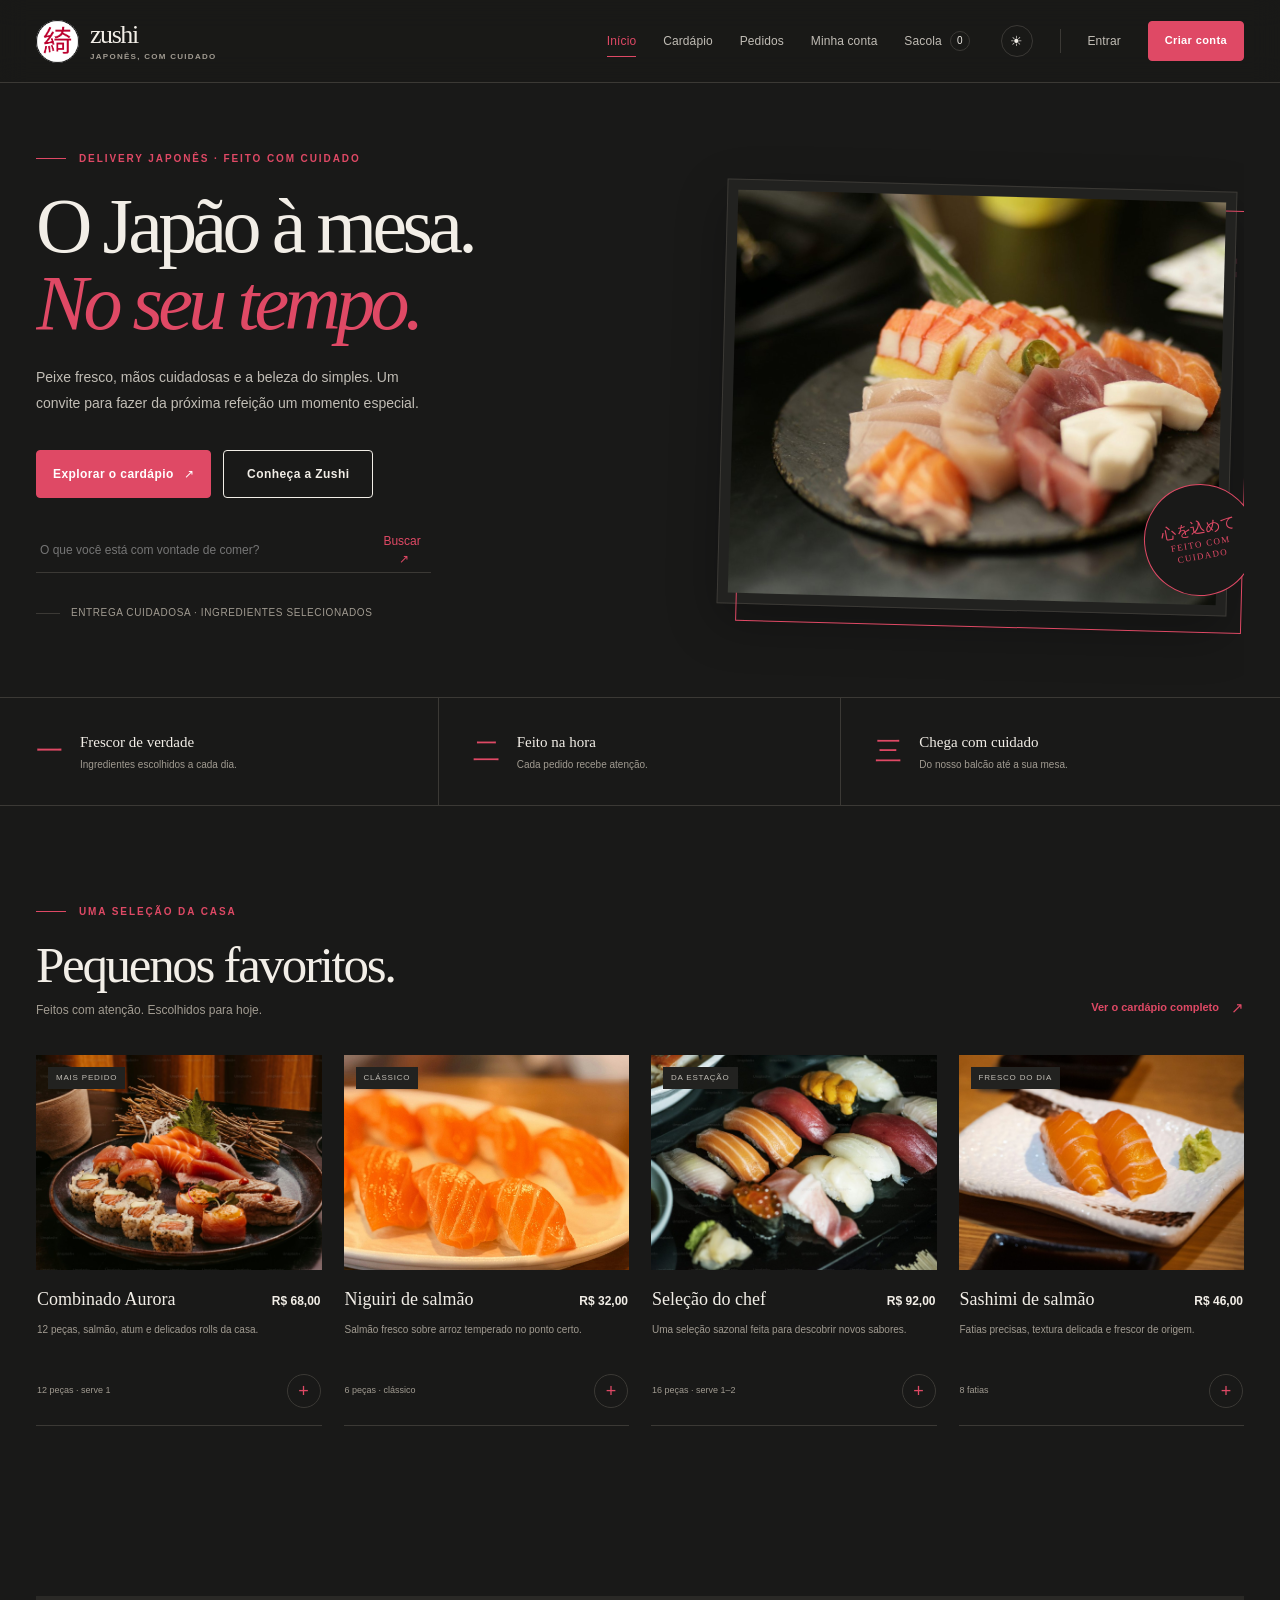
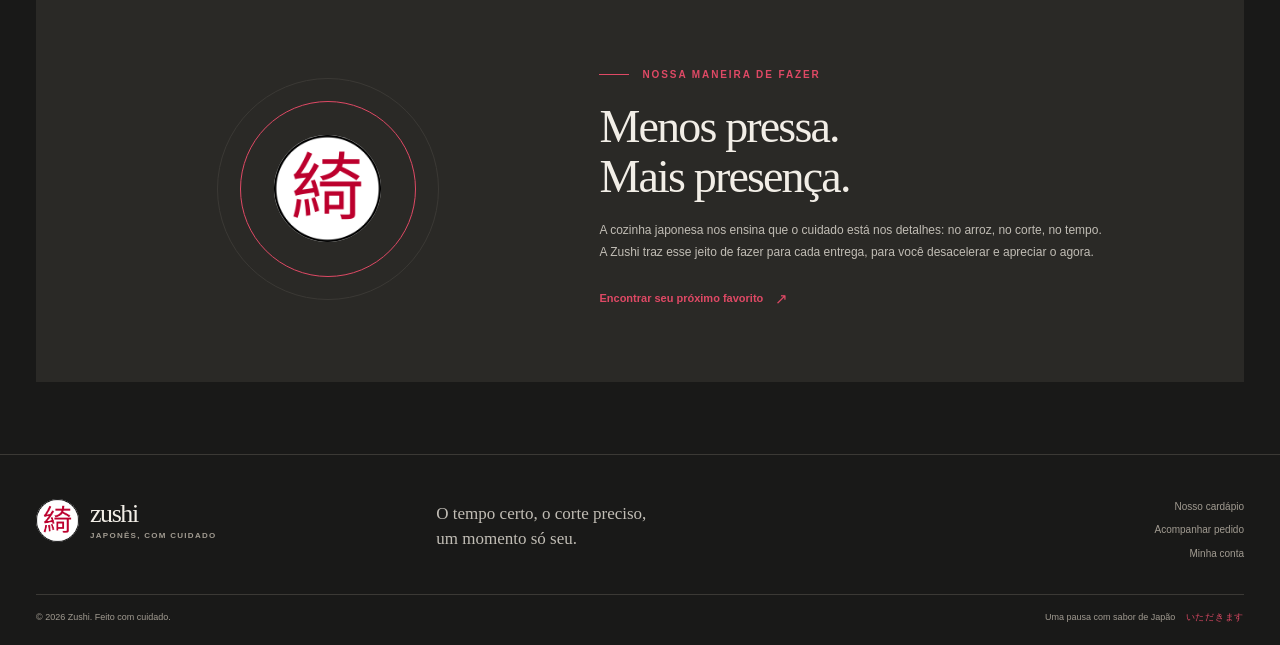
<file: index.html>
<!doctype html>
<html lang="pt-BR">

<head>
  <meta charset="utf-8" />
  <meta name="viewport" content="width=device-width, initial-scale=1" />
  <meta name="theme-color" content="#191918" />
  <meta name="description" content="Delivery japonês preparado com cuidado, entregue no seu ritmo." />
  <title>Zushi — Japonês feito com cuidado</title>
  <link rel="icon" type="image/png" href="assets/zushi-logo.png" />
  <link rel="stylesheet" href="styles.css" />
  <script src="app.js" defer></script>
</head>

<body data-page="inicio">
  <a class="skip-link" href="#main">Pular para o conteúdo</a>
  <header class="site-header">
    <div class="header-inner">
      <a class="brand" href="index.html" aria-label="Zushi — página inicial"><img src="assets/zushi-logo.png"
          alt="Símbolo circular vermelho da Zushi" class="brand-mark" /><span
          class="brand-copy"><strong>zushi</strong><small>JAPONÊS, COM CUIDADO</small></span></a>
      <div class="header-tools">
        <button class="icon-button menu-toggle" type="button" data-action="toggle-menu" aria-label="Abrir menu"
          aria-expanded="false">
          <span aria-hidden="true">☰</span>
        </button>
      </div>
      <nav class="primary-nav" id="primaryNav" aria-label="Navegação principal">
        <a href="index.html" data-route="inicio">Início</a><a href="cardapio.html" data-route="cardapio">Cardápio</a><a
          href="pedidos.html" data-route="pedidos">Pedidos</a><a href="perfil.html" data-route="perfil">Minha
          conta</a><a href="carrinho.html" data-route="carrinho" class="nav-cart">Sacola <span class="cart-count"
            id="cartCount">0</span></a><button class="icon-button theme-toggle nav-theme-toggle" type="button"
          data-action="toggle-theme" aria-label="Alternar tema claro e escuro" title="Alternar tema">
          <span aria-hidden="true">?</span></button><span class="nav-divider" aria-hidden="true"></span><a
          class="nav-auth nav-login" href="login.html">Entrar</a><a class="button button-small button-red nav-signup"
          href="cadastro.html">Criar conta</a>
      </nav>
    </div>
  </header>
  <main id="main" tabindex="-1">
    <section class="page-wrap hero">
      <div class="hero-copy">
        <p class="eyebrow">Delivery japonês · feito com cuidado</p>
        <h1>O Japão à mesa.<br /><em>No seu tempo.</em></h1>
        <p class="hero-lede">
          Peixe fresco, mãos cuidadosas e a beleza do simples. Um convite para
          fazer da próxima refeição um momento especial.
        </p>
        <div class="hero-actions">
          <a class="button button-red" href="cardapio.html">Explorar o cardápio <span aria-hidden="true">↗</span></a><a
            class="button" href="#sobre">Conheça a Zushi</a>
        </div>
        <form class="hero-search" id="heroSearchForm" role="search" action="cardapio.html">
          <input id="heroSearch" name="search" type="search" maxlength="60"
            placeholder="O que você está com vontade de comer?" aria-label="Buscar no cardápio" /><button type="submit"
            aria-label="Buscar">Buscar&nbsp; ↗</button>
        </form>
        <div class="hero-note">
          ENTREGA CUIDADOSA · INGREDIENTES SELECIONADOS
        </div>
      </div>
      <div class="hero-visual" aria-label="Seleção de sushi preparada pela Zushi">
        <span class="hero-kana" lang="ja" aria-hidden="true">寿司</span>
        <div class="hero-photo-frame">
          <img src="assets/sushi-platter.jpg" alt="Seleção de sushi e niguiris servida à mesa" />
        </div>
        <div class="hero-seal">
          <span lang="ja">心を込めて<b>FEITO COM CUIDADO</b></span>
        </div>
      </div>
    </section>
    <section class="intro-strip">
      <div class="page-wrap strip-inner">
        <div class="strip-item">
          <span class="strip-no">一</span>
          <div>
            <strong>Frescor de verdade</strong><span>Ingredientes escolhidos a cada dia.</span>
          </div>
        </div>
        <div class="strip-item">
          <span class="strip-no">二</span>
          <div>
            <strong>Feito na hora</strong><span>Cada pedido recebe atenção.</span>
          </div>
        </div>
        <div class="strip-item">
          <span class="strip-no">三</span>
          <div>
            <strong>Chega com cuidado</strong><span>Do nosso balcão até a sua mesa.</span>
          </div>
        </div>
      </div>
    </section>
    <section class="page-wrap section">
      <div class="section-heading">
        <div>
          <p class="eyebrow">Uma seleção da casa</p>
          <h2>Pequenos favoritos.</h2>
          <p>Feitos com atenção. Escolhidos para hoje.</p>
        </div>
        <a class="text-link" href="cardapio.html">Ver o cardápio completo</a>
      </div>
      <div class="product-grid">
        <article class="product-card" data-product-card data-category="Combinados"
          data-name="combinado aurora salmão atum rolls">
          <div class="product-photo">
            <img src="assets/chef-selection.jpg" alt="Combinado Aurora de sushi" loading="lazy" /><span
              class="product-tag">Mais pedido</span>
          </div>
          <div class="product-info">
            <div class="product-topline">
              <h3>Combinado Aurora</h3>
              <span class="product-price">R$ 68,00</span>
            </div>
            <p class="product-description">
              12 peças, salmão, atum e delicados rolls da casa.
            </p>
            <div class="product-actions">
              <span class="product-meta">12 peças · serve 1</span><button class="add-button" type="button"
                data-action="add" data-id="combo-aurora" aria-label="Adicionar Combinado Aurora à sacola">
                +
              </button>
            </div>
          </div>
        </article>
        <article class="product-card" data-product-card data-category="Niguiris"
          data-name="niguiri salmão fresco arroz">
          <div class="product-photo">
            <img src="assets/salmon-nigiri.jpg" alt="Niguiri de salmão" loading="lazy" /><span
              class="product-tag">Clássico</span>
          </div>
          <div class="product-info">
            <div class="product-topline">
              <h3>Niguiri de salmão</h3>
              <span class="product-price">R$ 32,00</span>
            </div>
            <p class="product-description">
              Salmão fresco sobre arroz temperado no ponto certo.
            </p>
            <div class="product-actions">
              <span class="product-meta">6 peças · clássico</span><button class="add-button" type="button"
                data-action="add" data-id="nigiri-salmao" aria-label="Adicionar Niguiri de salmão à sacola">
                +
              </button>
            </div>
          </div>
        </article>
        <article class="product-card" data-product-card data-category="Combinados"
          data-name="seleção chef sazonal sabores">
          <div class="product-photo">
            <img src="assets/sushi-selection.jpg" alt="Seleção do chef" loading="lazy" /><span class="product-tag">Da
              estação</span>
          </div>
          <div class="product-info">
            <div class="product-topline">
              <h3>Seleção do chef</h3>
              <span class="product-price">R$ 92,00</span>
            </div>
            <p class="product-description">
              Uma seleção sazonal feita para descobrir novos sabores.
            </p>
            <div class="product-actions">
              <span class="product-meta">16 peças · serve 1–2</span><button class="add-button" type="button"
                data-action="add" data-id="selecionado-chef" aria-label="Adicionar Seleção do chef à sacola">
                +
              </button>
            </div>
          </div>
        </article>
        <article class="product-card" data-product-card data-category="Sashimis" data-name="sashimi salmão frescor">
          <div class="product-photo">
            <img src="assets/nigiri-special.jpg" alt="Sashimi de salmão" loading="lazy" /><span
              class="product-tag">Fresco do dia</span>
          </div>
          <div class="product-info">
            <div class="product-topline">
              <h3>Sashimi de salmão</h3>
              <span class="product-price">R$ 46,00</span>
            </div>
            <p class="product-description">
              Fatias precisas, textura delicada e frescor de origem.
            </p>
            <div class="product-actions">
              <span class="product-meta">8 fatias</span><button class="add-button" type="button" data-action="add"
                data-id="sashimi-salmao" aria-label="Adicionar Sashimi de salmão à sacola">
                +
              </button>
            </div>
          </div>
        </article>
      </div>
    </section>
    <section class="page-wrap section-compact" id="sobre">
      <div class="philosophy">
        <div class="philosophy-mark">
          <img src="assets/zushi-logo.png" alt="Símbolo vermelho da marca Zushi" />
        </div>
        <div class="philosophy-copy">
          <p class="eyebrow">Nossa maneira de fazer</p>
          <h2>Menos pressa.<br />Mais presença.</h2>
          <p>
            A cozinha japonesa nos ensina que o cuidado está nos detalhes: no
            arroz, no corte, no tempo. A Zushi traz esse jeito de fazer para
            cada entrega, para você desacelerar e apreciar o agora.
          </p>
          <a href="cardapio.html" class="text-link">Encontrar seu próximo favorito</a>
        </div>
      </div>
    </section>
  </main>
  <footer class="site-footer">
    <div class="footer-top">
      <a class="brand footer-brand" href="index.html" aria-label="Zushi — voltar ao início"><img
          src="assets/zushi-logo.png" alt="" class="brand-mark" /><span
          class="brand-copy"><strong>zushi</strong><small>JAPONÊS, COM CUIDADO</small></span></a>
      <p>O tempo certo, o corte preciso,<br />um momento só seu.</p>
      <div class="footer-links">
        <a href="cardapio.html">Nosso cardápio</a><a href="pedidos.html">Acompanhar pedido</a><a
          href="perfil.html">Minha conta</a>
      </div>
    </div>
    <div class="footer-bottom">
      <span>© <span id="currentYear"></span> Zushi. Feito com cuidado.</span><span>Uma pausa com sabor de Japão
        <span class="footer-jp" lang="ja">いただきます</span></span>
    </div>
  </footer>
  <div class="toast-region" id="toastRegion" role="status" aria-live="polite"></div>
</body>

</html>
</file>
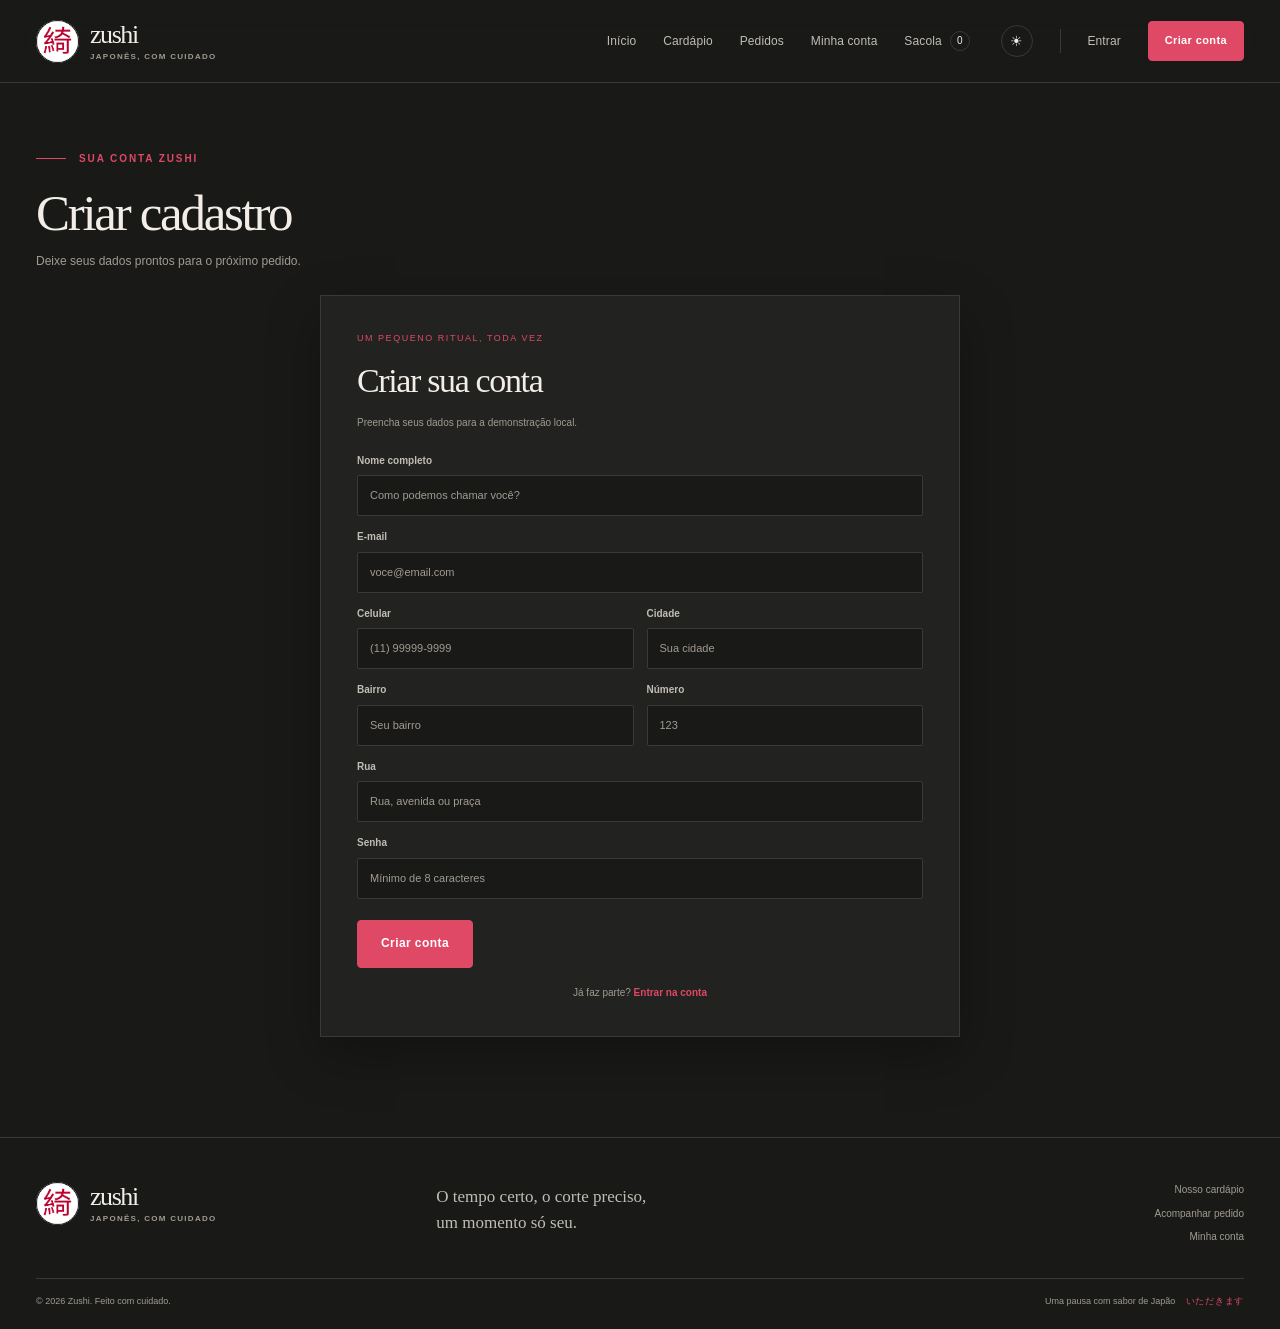
<file: cadastro.html>
<!doctype html>
<html lang="pt-BR">

<head>
  <meta charset="utf-8">
  <meta name="viewport" content="width=device-width, initial-scale=1">
  <meta name="theme-color" content="#191918">
  <meta name="description" content="Crie seu cadastro demonstrativo na Zushi.">
  <title>Criar conta | Zushi</title>
  <link rel="icon" type="image/png" href="assets/zushi-logo.png">
  <link rel="stylesheet" href="styles.css">
  <script src="app.js" defer></script>
</head>

<body data-page="cadastro">
  <a class="skip-link" href="#main">Pular para o conteúdo</a>
  <header class="site-header">
    <div class="header-inner">
      <a class="brand" href="index.html" aria-label="Zushi — página inicial"><img src="assets/zushi-logo.png"
          alt="Símbolo circular vermelho da Zushi" class="brand-mark"><span
          class="brand-copy"><strong>zushi</strong><small>JAPONÊS, COM CUIDADO</small></span></a>
      <div class="header-tools"><button class="icon-button menu-toggle" type="button" data-action="toggle-menu"
          aria-label="Abrir menu" aria-expanded="false"><span aria-hidden="true">☰</span></button></div>
      <nav class="primary-nav" id="primaryNav" aria-label="Navegação principal">
        <a href="index.html" data-route="inicio">Início</a><a href="cardapio.html" data-route="cardapio">Cardápio</a><a
          href="pedidos.html" data-route="pedidos">Pedidos</a><a href="perfil.html" data-route="perfil">Minha
          conta</a><a href="carrinho.html" data-route="carrinho" class="nav-cart">Sacola <span class="cart-count"
            id="cartCount">0</span></a><button class="icon-button theme-toggle nav-theme-toggle" type="button"
          data-action="toggle-theme" aria-label="Alternar tema claro e escuro" title="Alternar tema"><span
            aria-hidden="true">?</span></button><span class="nav-divider" aria-hidden="true"></span><a
          class="nav-auth nav-login" href="login.html">Entrar</a><a class="button button-small button-red nav-signup"
          href="cadastro.html">Criar conta</a>
      </nav>
    </div>
  </header>
  <main id="main" tabindex="-1">
    <section class="page-shell page-wrap auth-page">
      <div class="page-heading">
        <div class="page-heading-copy">
          <p class="eyebrow">Sua conta Zushi</p>
          <h1>Criar cadastro</h1>
          <p>Deixe seus dados prontos para o próximo pedido.</p>
        </div>
      </div>
      <div class="auth-page-card">
        <p class="auth-kicker">Um pequeno ritual, toda vez</p>
        <h2 class="auth-title">Criar sua conta</h2>
        <p class="auth-subtitle">Preencha seus dados para a demonstração local.</p>
        <form class="auth-form" id="registerForm" novalidate>
          <div class="form-grid">
            <div class="form-field full"><label for="registerName">Nome completo</label><input id="registerName"
                name="name" type="text" maxlength="45" autocomplete="name" required
                placeholder="Como podemos chamar você?"></div>
            <div class="form-field full"><label for="registerEmail">E-mail</label><input id="registerEmail" name="email"
                type="email" maxlength="45" autocomplete="email" required placeholder="voce@email.com"></div>
            <div class="form-field"><label for="registerPhone">Celular</label><input id="registerPhone" name="phone"
                type="tel" inputmode="numeric" maxlength="15" data-mask="phone" autocomplete="tel" required
                placeholder="(11) 99999-9999"></div>
            <div class="form-field"><label for="registerCity">Cidade</label><input id="registerCity" name="city"
                maxlength="45" autocomplete="address-level2" required placeholder="Sua cidade"></div>
            <div class="form-field"><label for="registerDistrict">Bairro</label><input id="registerDistrict"
                name="district" maxlength="45" autocomplete="address-level3" placeholder="Seu bairro"></div>
            <div class="form-field"><label for="registerNumber">N&#250;mero</label><input id="registerNumber"
                name="addressNumber" type="text" maxlength="10" required placeholder="123"></div>
            <div class="form-field full"><label for="registerStreet">Rua</label><input id="registerStreet" name="street"
                maxlength="60" autocomplete="street-address" required placeholder="Rua, avenida ou praça"></div>
            <div class="form-field full"><label for="registerPassword">Senha</label><input id="registerPassword"
                name="password" type="password" minlength="8" maxlength="32" autocomplete="new-password" required
                placeholder="Mínimo de 8 caracteres"></div>
          </div>
          <div class="form-actions"><button class="button button-red" type="submit">Criar conta</button>
            <p class="form-error" id="registerError" aria-live="polite"></p>
          </div>
        </form>
        <p class="auth-switch">Já faz parte? <a href="login.html">Entrar na conta</a></p>
      </div>
    </section>
  </main>
  <footer class="site-footer">
    <div class="footer-top">
      <a class="brand footer-brand" href="index.html" aria-label="Zushi — voltar ao início"><img
          src="assets/zushi-logo.png" alt="" class="brand-mark"><span
          class="brand-copy"><strong>zushi</strong><small>JAPONÊS, COM CUIDADO</small></span></a>
      <p>O tempo certo, o corte preciso,<br>um momento só seu.</p>
      <div class="footer-links"><a href="cardapio.html">Nosso cardápio</a><a href="pedidos.html">Acompanhar pedido</a><a
          href="perfil.html">Minha conta</a></div>
    </div>
    <div class="footer-bottom"><span>© <span id="currentYear"></span> Zushi. Feito com cuidado.</span><span>Uma pausa
        com sabor de Japão <span class="footer-jp" lang="ja">いただきます</span></span></div>
  </footer>
  <div class="toast-region" id="toastRegion" role="status" aria-live="polite"></div>
</body>

</html>
</file>
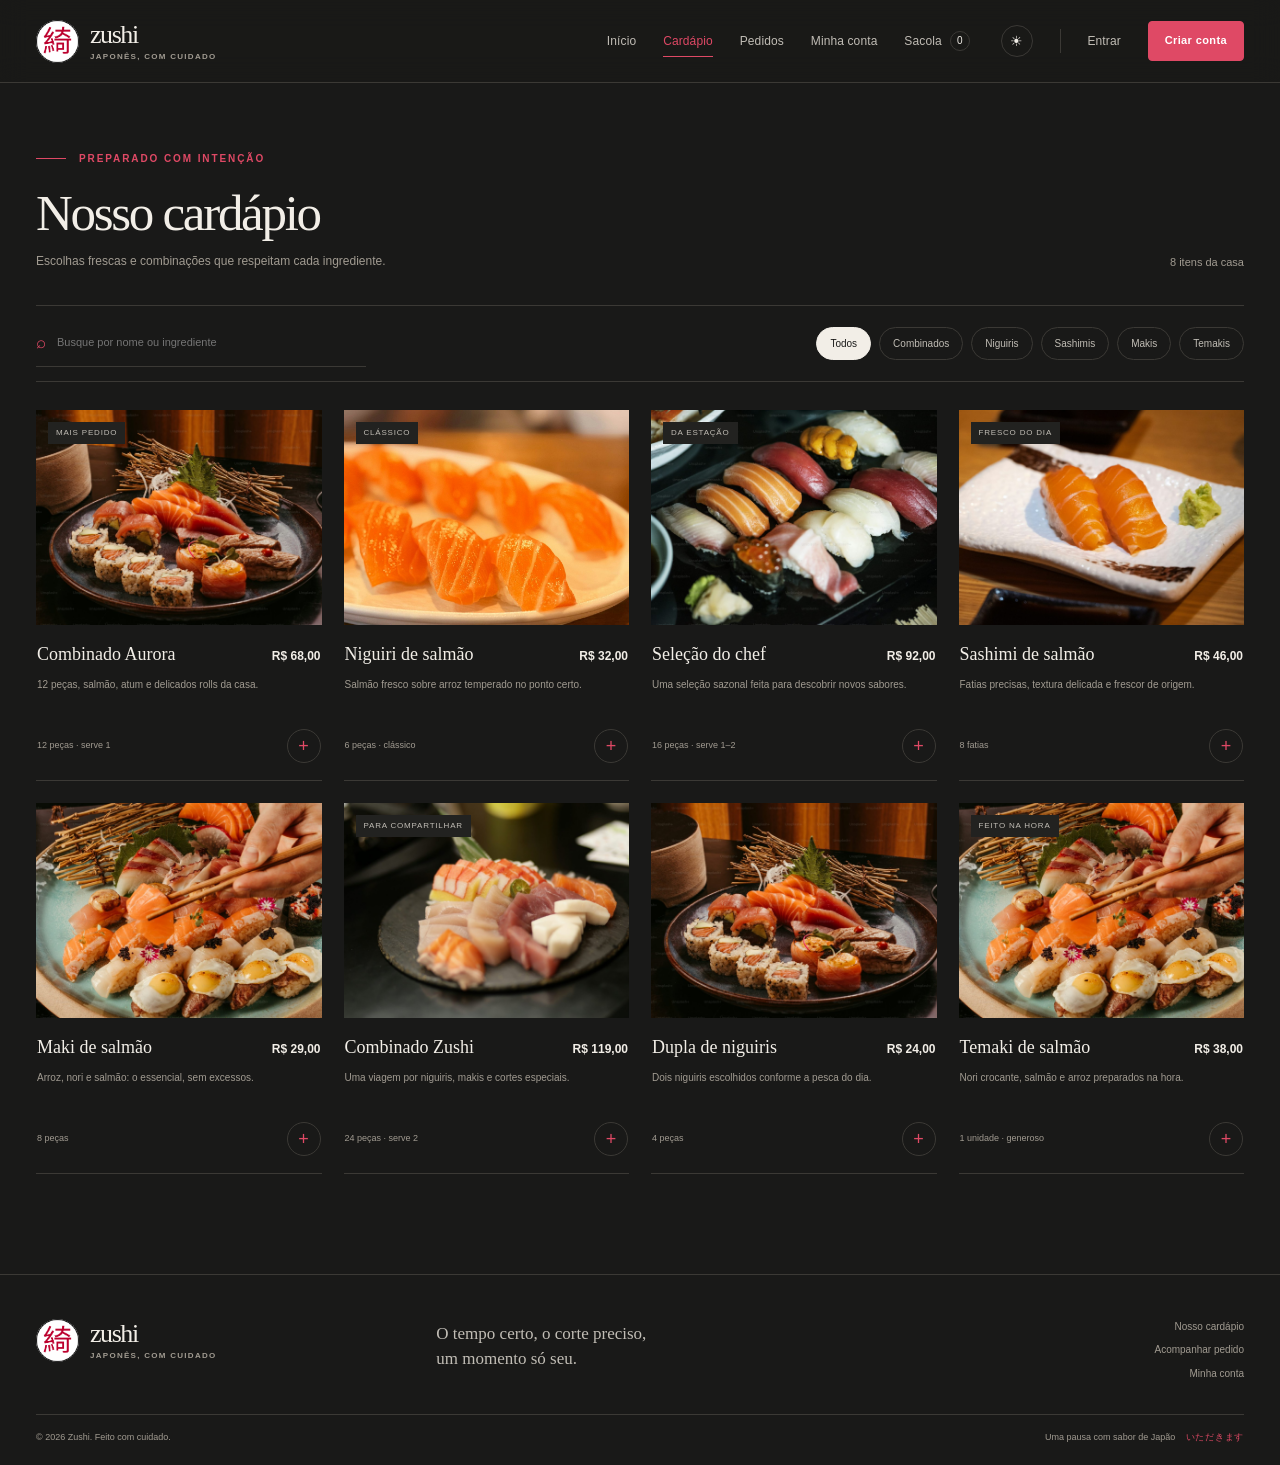
<file: cardapio.html>
<!doctype html>
<html lang="pt-BR">
<head>
  <meta charset="utf-8">
  <meta name="viewport" content="width=device-width, initial-scale=1">
  <meta name="theme-color" content="#191918">
  <meta name="description" content="Explore combinados, niguiris, sashimis, makis e temakis da Zushi.">
  <title>Cardápio japonês | Zushi</title>
  <link rel="icon" type="image/png" href="assets/zushi-logo.png">
  <link rel="stylesheet" href="styles.css">
  <script src="app.js" defer></script>
</head>
<body data-page="cardapio">
  <a class="skip-link" href="#main">Pular para o conteúdo</a>
  <header class="site-header"><div class="header-inner">
    <a class="brand" href="index.html" aria-label="Zushi — página inicial"><img src="assets/zushi-logo.png" alt="Símbolo circular vermelho da Zushi" class="brand-mark"><span class="brand-copy"><strong>zushi</strong><small>JAPONÊS, COM CUIDADO</small></span></a>
    <div class="header-tools"><button class="icon-button menu-toggle" type="button" data-action="toggle-menu" aria-label="Abrir menu" aria-expanded="false"><span aria-hidden="true">☰</span></button></div>
    <nav class="primary-nav" id="primaryNav" aria-label="Navegação principal">
      <a href="index.html" data-route="inicio">Início</a><a href="cardapio.html" data-route="cardapio">Cardápio</a><a href="pedidos.html" data-route="pedidos">Pedidos</a><a href="perfil.html" data-route="perfil">Minha conta</a><a href="carrinho.html" data-route="carrinho" class="nav-cart">Sacola <span class="cart-count" id="cartCount">0</span></a><button class="icon-button theme-toggle nav-theme-toggle" type="button" data-action="toggle-theme" aria-label="Alternar tema claro e escuro" title="Alternar tema"><span aria-hidden="true">?</span></button><span class="nav-divider" aria-hidden="true"></span><a class="nav-auth nav-login" href="login.html">Entrar</a><a class="button button-small button-red nav-signup" href="cadastro.html">Criar conta</a>
    </nav>
  </div></header>
  <main id="main" tabindex="-1"><section class="page-shell page-wrap">
    <div class="page-heading"><div class="page-heading-copy"><p class="eyebrow">Preparado com intenção</p><h1>Nosso cardápio</h1><p>Escolhas frescas e combinações que respeitam cada ingrediente.</p></div><span class="heading-count" id="catalogCount">8 itens da casa</span></div>
    <div class="catalog-toolbar"><label class="search-field"><span class="search-icon" aria-hidden="true">⌕</span><input type="search" id="productSearch" maxlength="60" autocomplete="off" placeholder="Busque por nome ou ingrediente" aria-label="Buscar produtos"></label><div class="category-list" role="group" aria-label="Filtrar por categoria"><button type="button" class="category-button active" data-action="category" data-category="Todos" aria-pressed="true">Todos</button><button type="button" class="category-button" data-action="category" data-category="Combinados" aria-pressed="false">Combinados</button><button type="button" class="category-button" data-action="category" data-category="Niguiris" aria-pressed="false">Niguiris</button><button type="button" class="category-button" data-action="category" data-category="Sashimis" aria-pressed="false">Sashimis</button><button type="button" class="category-button" data-action="category" data-category="Makis" aria-pressed="false">Makis</button><button type="button" class="category-button" data-action="category" data-category="Temakis" aria-pressed="false">Temakis</button></div></div>
    <div class="product-grid" id="catalogGrid" aria-live="polite"></div><div class="no-results" id="catalogNoResults" hidden>Não encontramos esse sabor. Tente outro nome ou ingrediente.</div>
  </section></main>
  <template id="productCardTemplate"><article class="product-card" data-product-card><div class="product-photo"><img data-product-image alt="" loading="lazy"><span class="product-tag" data-product-tag hidden></span></div><div class="product-info"><div class="product-topline"><h3 data-product-name></h3><span class="product-price" data-product-price></span></div><p class="product-description" data-product-description></p><div class="product-actions"><span class="product-meta" data-product-meta></span><button class="add-button" type="button" data-action="add" aria-label="Adicionar produto à sacola">+</button></div></div></article></template>
  <footer class="site-footer"><div class="footer-top">
    <a class="brand footer-brand" href="index.html" aria-label="Zushi — voltar ao início"><img src="assets/zushi-logo.png" alt="" class="brand-mark"><span class="brand-copy"><strong>zushi</strong><small>JAPONÊS, COM CUIDADO</small></span></a>
    <p>O tempo certo, o corte preciso,<br>um momento só seu.</p>
    <div class="footer-links"><a href="cardapio.html">Nosso cardápio</a><a href="pedidos.html">Acompanhar pedido</a><a href="perfil.html">Minha conta</a></div>
  </div><div class="footer-bottom"><span>© <span id="currentYear"></span> Zushi. Feito com cuidado.</span><span>Uma pausa com sabor de Japão <span class="footer-jp" lang="ja">いただきます</span></span></div></footer>
  <div class="toast-region" id="toastRegion" role="status" aria-live="polite"></div>
</body>
</html>
</file>
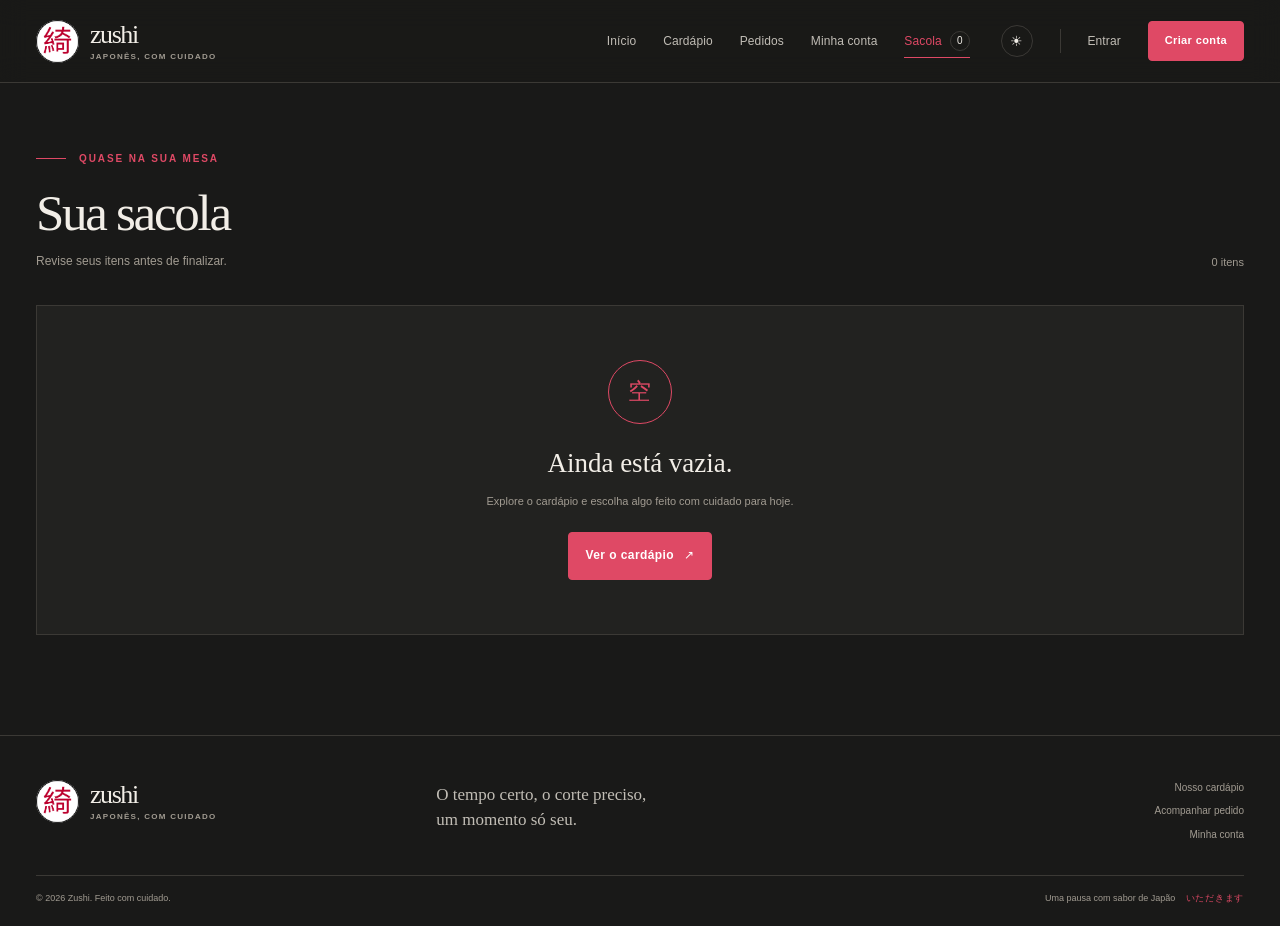
<file: carrinho.html>
<!doctype html>
<html lang="pt-BR">
<head>
  <meta charset="utf-8">
  <meta name="viewport" content="width=device-width, initial-scale=1">
  <meta name="theme-color" content="#191918">
  <meta name="description" content="Revise os itens escolhidos no cardápio da Zushi.">
  <title>Minha sacola | Zushi</title>
  <link rel="icon" type="image/png" href="assets/zushi-logo.png">
  <link rel="stylesheet" href="styles.css">
  <script src="app.js" defer></script>
</head>
<body data-page="carrinho">
  <a class="skip-link" href="#main">Pular para o conteúdo</a>
  <header class="site-header"><div class="header-inner">
    <a class="brand" href="index.html" aria-label="Zushi — página inicial"><img src="assets/zushi-logo.png" alt="Símbolo circular vermelho da Zushi" class="brand-mark"><span class="brand-copy"><strong>zushi</strong><small>JAPONÊS, COM CUIDADO</small></span></a>
    <div class="header-tools"><button class="icon-button menu-toggle" type="button" data-action="toggle-menu" aria-label="Abrir menu" aria-expanded="false"><span aria-hidden="true">☰</span></button></div>
    <nav class="primary-nav" id="primaryNav" aria-label="Navegação principal">
      <a href="index.html" data-route="inicio">Início</a><a href="cardapio.html" data-route="cardapio">Cardápio</a><a href="pedidos.html" data-route="pedidos">Pedidos</a><a href="perfil.html" data-route="perfil">Minha conta</a><a href="carrinho.html" data-route="carrinho" class="nav-cart">Sacola <span class="cart-count" id="cartCount">0</span></a><button class="icon-button theme-toggle nav-theme-toggle" type="button" data-action="toggle-theme" aria-label="Alternar tema claro e escuro" title="Alternar tema"><span aria-hidden="true">?</span></button><span class="nav-divider" aria-hidden="true"></span><a class="nav-auth nav-login" href="login.html">Entrar</a><a class="button button-small button-red nav-signup" href="cadastro.html">Criar conta</a>
    </nav>
  </div></header>
  <main id="main" tabindex="-1"><section class="page-shell page-wrap"><div class="page-heading"><div class="page-heading-copy"><p class="eyebrow">Quase na sua mesa</p><h1>Sua sacola</h1><p>Revise seus itens antes de finalizar.</p></div><span class="heading-count" id="cartItemCount">0 itens</span></div>
    <div class="empty-state" id="cartEmpty"><div><span class="empty-mark" aria-hidden="true">空</span><h2>Ainda está vazia.</h2><p>Explore o cardápio e escolha algo feito com cuidado para hoje.</p><a class="button button-red" href="cardapio.html">Ver o cardápio <span aria-hidden="true">↗</span></a></div></div>
    <div class="cart-layout" id="cartContent" hidden><div class="cart-list" id="cartList"></div><aside class="order-summary"><h2>Resumo do pedido</h2><div class="summary-line"><span>Subtotal</span><span id="cartSubtotal">R$ 0,00</span></div><div class="summary-line"><span>Entrega</span><span id="cartDelivery">Grátis</span></div><div class="summary-line total"><span>Total</span><span id="cartTotal">R$ 0,00</span></div><p class="summary-note">Entrega gr&#225;tis em pedidos a partir de R$ 120.</p><div class="form-field"><label for="paymentMethod">Forma de pagamento</label><select id="paymentMethod"><option value="pix">Pix</option><option value="cartao_credito">Cart&#227;o de cr&#233;dito</option><option value="cartao_debito">Cart&#227;o de d&#233;bito</option><option value="dinheiro">Dinheiro</option></select></div><button type="button" class="button button-red" data-action="checkout">Finalizar pedido <span aria-hidden="true">↗</span></button><p class="demo-note">Demonstração de e-commerce · sem cobrança real.</p></aside></div>
  </section></main>
  <template id="cartItemTemplate"><article class="cart-row" data-cart-item><img class="cart-thumb" data-cart-image alt="" loading="lazy"><div><h2 class="cart-title" data-cart-name></h2><p class="cart-caption" data-cart-meta></p><div class="quantity-control"><button type="button" data-action="quantity" data-delta="-1" aria-label="Diminuir quantidade">−</button><span data-cart-quantity>1</span><button type="button" data-action="quantity" data-delta="1" aria-label="Aumentar quantidade">+</button></div></div><div class="cart-row-end"><span class="cart-row-price" data-cart-price></span><button type="button" class="remove-button" data-action="remove">Remover</button></div></article></template>
  <footer class="site-footer"><div class="footer-top">
    <a class="brand footer-brand" href="index.html" aria-label="Zushi — voltar ao início"><img src="assets/zushi-logo.png" alt="" class="brand-mark"><span class="brand-copy"><strong>zushi</strong><small>JAPONÊS, COM CUIDADO</small></span></a>
    <p>O tempo certo, o corte preciso,<br>um momento só seu.</p>
    <div class="footer-links"><a href="cardapio.html">Nosso cardápio</a><a href="pedidos.html">Acompanhar pedido</a><a href="perfil.html">Minha conta</a></div>
  </div><div class="footer-bottom"><span>© <span id="currentYear"></span> Zushi. Feito com cuidado.</span><span>Uma pausa com sabor de Japão <span class="footer-jp" lang="ja">いただきます</span></span></div></footer>
  <div class="toast-region" id="toastRegion" role="status" aria-live="polite"></div>
</body>
</html>
</file>
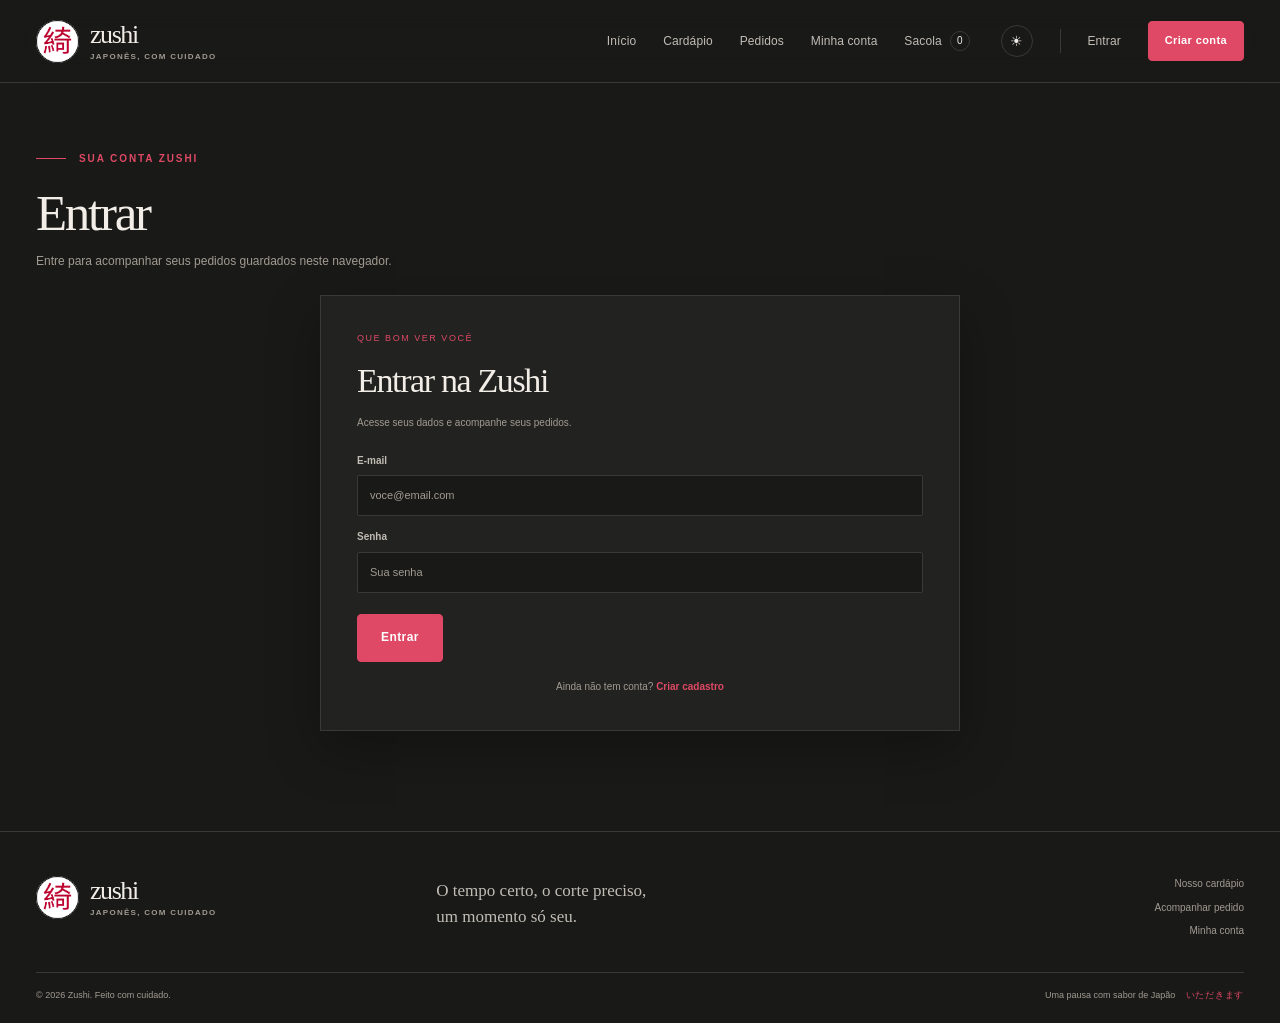
<file: login.html>
<!doctype html>
<html lang="pt-BR">

<head>
  <meta charset="utf-8">
  <meta name="viewport" content="width=device-width, initial-scale=1">
  <meta name="theme-color" content="#191918">
  <meta name="description" content="Entre na sua conta Zushi para acompanhar pedidos.">
  <title>Entrar na Zushi</title>
  <link rel="icon" type="image/png" href="assets/zushi-logo.png">
  <link rel="stylesheet" href="styles.css">
  <script src="app.js" defer></script>
</head>

<body data-page="login">
  <a class="skip-link" href="#main">Pular para o conteúdo</a>
  <header class="site-header">
    <div class="header-inner">
      <a class="brand" href="index.html" aria-label="Zushi — página inicial"><img src="assets/zushi-logo.png"
          alt="Símbolo circular vermelho da Zushi" class="brand-mark"><span
          class="brand-copy"><strong>zushi</strong><small>JAPONÊS, COM CUIDADO</small></span></a>
      <div class="header-tools"><button class="icon-button menu-toggle" type="button" data-action="toggle-menu"
          aria-label="Abrir menu" aria-expanded="false"><span aria-hidden="true">☰</span></button></div>
      <nav class="primary-nav" id="primaryNav" aria-label="Navegação principal">
        <a href="index.html" data-route="inicio">Início</a><a href="cardapio.html" data-route="cardapio">Cardápio</a><a
          href="pedidos.html" data-route="pedidos">Pedidos</a><a href="perfil.html" data-route="perfil">Minha
          conta</a><a href="carrinho.html" data-route="carrinho" class="nav-cart">Sacola <span class="cart-count"
            id="cartCount">0</span></a><button class="icon-button theme-toggle nav-theme-toggle" type="button"
          data-action="toggle-theme" aria-label="Alternar tema claro e escuro" title="Alternar tema"><span
            aria-hidden="true">?</span></button><span class="nav-divider" aria-hidden="true"></span><a
          class="nav-auth nav-login" href="login.html">Entrar</a><a class="button button-small button-red nav-signup"
          href="cadastro.html">Criar conta</a>
      </nav>
    </div>
  </header>
  <main id="main" tabindex="-1">
    <section class="page-shell page-wrap auth-page">
      <div class="page-heading">
        <div class="page-heading-copy">
          <p class="eyebrow">Sua conta Zushi</p>
          <h1>Entrar</h1>
          <p>Entre para acompanhar seus pedidos guardados neste navegador.</p>
        </div>
      </div>
      <div class="auth-page-card">
        <p class="auth-kicker">Que bom ver você</p>
        <h2 class="auth-title">Entrar na Zushi</h2>
        <p class="auth-subtitle">Acesse seus dados e acompanhe seus pedidos.</p>
        <form class="auth-form" id="loginForm" novalidate>
          <div class="form-grid">
            <div class="form-field full"><label for="loginEmail">E-mail</label><input id="loginEmail" name="email"
                type="email" maxlength="45" autocomplete="email" required placeholder="voce@email.com"></div>
            <div class="form-field full"><label for="loginPassword">Senha</label><input id="loginPassword"
                name="password" type="password" maxlength="32" autocomplete="current-password" required
                placeholder="Sua senha"></div>
          </div>
          <div class="form-actions"><button class="button button-red" type="submit">Entrar</button>
            <p class="form-error" id="loginError" aria-live="polite"></p>
          </div>
        </form>
        <p class="auth-switch">Ainda não tem conta? <a href="cadastro.html">Criar cadastro</a></p>
        
      </div>
    </section>
  </main>
  <footer class="site-footer">
    <div class="footer-top">
      <a class="brand footer-brand" href="index.html" aria-label="Zushi — voltar ao início"><img
          src="assets/zushi-logo.png" alt="" class="brand-mark"><span
          class="brand-copy"><strong>zushi</strong><small>JAPONÊS, COM CUIDADO</small></span></a>
      <p>O tempo certo, o corte preciso,<br>um momento só seu.</p>
      <div class="footer-links"><a href="cardapio.html">Nosso cardápio</a><a href="pedidos.html">Acompanhar pedido</a><a
          href="perfil.html">Minha conta</a></div>
    </div>
    <div class="footer-bottom"><span>© <span id="currentYear"></span> Zushi. Feito com cuidado.</span><span>Uma pausa
        com sabor de Japão <span class="footer-jp" lang="ja">いただきます</span></span></div>
  </footer>
  <div class="toast-region" id="toastRegion" role="status" aria-live="polite"></div>
</body>

</html>
</file>
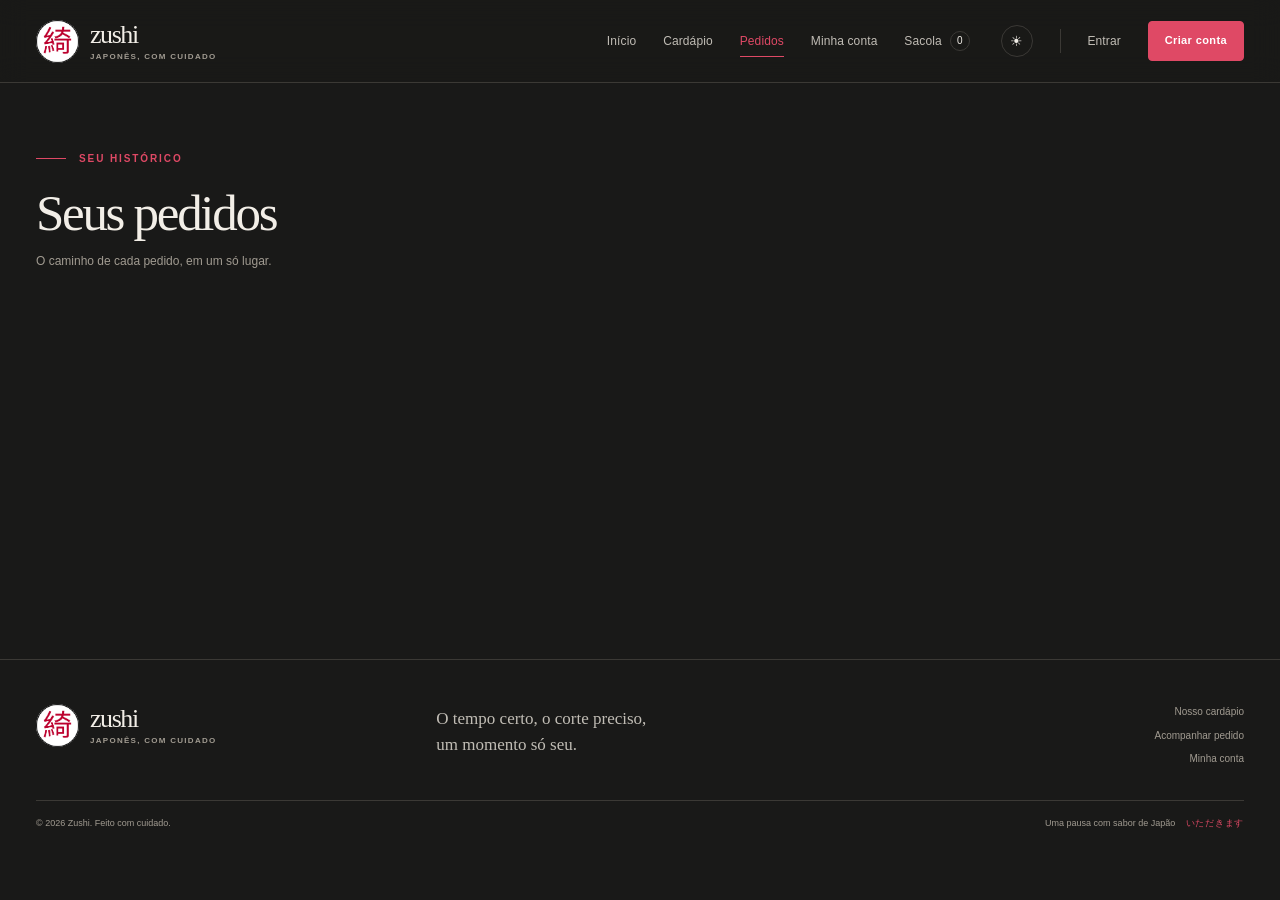
<file: pedidos.html>
<!doctype html>
<html lang="pt-BR">

<head>
  <meta charset="utf-8">
  <meta name="viewport" content="width=device-width, initial-scale=1">
  <meta name="theme-color" content="#191918">
  <meta name="description" content="Acompanhe os pedidos feitos à Zushi.">
  <title>Meus pedidos | Zushi</title>
  <link rel="icon" type="image/png" href="assets/zushi-logo.png">
  <link rel="stylesheet" href="styles.css">
  <script src="app.js" defer></script>
</head>

<body data-page="pedidos">
  <a class="skip-link" href="#main">Pular para o conteúdo</a>
  <header class="site-header">
    <div class="header-inner">
      <a class="brand" href="index.html" aria-label="Zushi — página inicial"><img src="assets/zushi-logo.png"
          alt="Símbolo circular vermelho da Zushi" class="brand-mark"><span
          class="brand-copy"><strong>zushi</strong><small>JAPONÊS, COM CUIDADO</small></span></a>
      <div class="header-tools"><button class="icon-button menu-toggle" type="button" data-action="toggle-menu"
          aria-label="Abrir menu" aria-expanded="false"><span aria-hidden="true">☰</span></button></div>
      <nav class="primary-nav" id="primaryNav" aria-label="Navegação principal">
        <a href="index.html" data-route="inicio">Início</a><a href="cardapio.html" data-route="cardapio">Cardápio</a><a
          href="pedidos.html" data-route="pedidos">Pedidos</a><a href="perfil.html" data-route="perfil">Minha
          conta</a><a href="carrinho.html" data-route="carrinho" class="nav-cart">Sacola <span class="cart-count"
            id="cartCount">0</span></a><button class="icon-button theme-toggle nav-theme-toggle" type="button"
          data-action="toggle-theme" aria-label="Alternar tema claro e escuro" title="Alternar tema"><span
            aria-hidden="true">?</span></button><span class="nav-divider" aria-hidden="true"></span><a
          class="nav-auth nav-login" href="login.html">Entrar</a><a class="button button-small button-red nav-signup"
          href="cadastro.html">Criar conta</a>
      </nav>
    </div>
  </header>
  <main id="main" tabindex="-1">
    <section class="page-shell page-wrap">
      <div class="page-heading">
        <div class="page-heading-copy">
          <p class="eyebrow">Seu histórico</p>
          <h1>Seus pedidos</h1>
          <p>O caminho de cada pedido, em um só lugar.</p>
        </div><span class="heading-count" id="ordersCount" hidden></span>
      </div>
      <div id="ordersGuest" hidden></div>
      <div id="ordersAuthenticated" hidden>
        <div class="empty-state" id="ordersEmpty">
          <div><span class="empty-mark" aria-hidden="true">注</span>
            <h2>Sua próxima refeição começa aqui.</h2>
            <p>Quando você fizer um pedido, os detalhes aparecerão nesta página.</p><a class="button button-red"
              href="cardapio.html">Escolher do cardápio <span aria-hidden="true">↗</span></a>
          </div>
        </div>
        <div class="order-list" id="ordersList"></div>
      </div>
    </section>
  </main>
  <template id="orderCardTemplate">
    <article class="order-card">
      <div class="order-head">
        <div><span class="order-number" data-order-number></span>
          <div class="order-date" data-order-date></div>
        </div><span class="order-status" data-order-status></span>
      </div>
      <div class="order-items" data-order-items></div>
      <div class="order-foot"><span data-order-foot></span><strong data-order-total></strong></div>
    </article>
  </template>
  <footer class="site-footer">
    <div class="footer-top">
      <a class="brand footer-brand" href="index.html" aria-label="Zushi — voltar ao início"><img
          src="assets/zushi-logo.png" alt="" class="brand-mark"><span
          class="brand-copy"><strong>zushi</strong><small>JAPONÊS, COM CUIDADO</small></span></a>
      <p>O tempo certo, o corte preciso,<br>um momento só seu.</p>
      <div class="footer-links"><a href="cardapio.html">Nosso cardápio</a><a href="pedidos.html">Acompanhar pedido</a><a
          href="perfil.html">Minha conta</a></div>
    </div>
    <div class="footer-bottom"><span>© <span id="currentYear"></span> Zushi. Feito com cuidado.</span><span>Uma pausa
        com sabor de Japão <span class="footer-jp" lang="ja">いただきます</span></span></div>
  </footer>
  <div class="toast-region" id="toastRegion" role="status" aria-live="polite"></div>
</body>

</html>
</file>
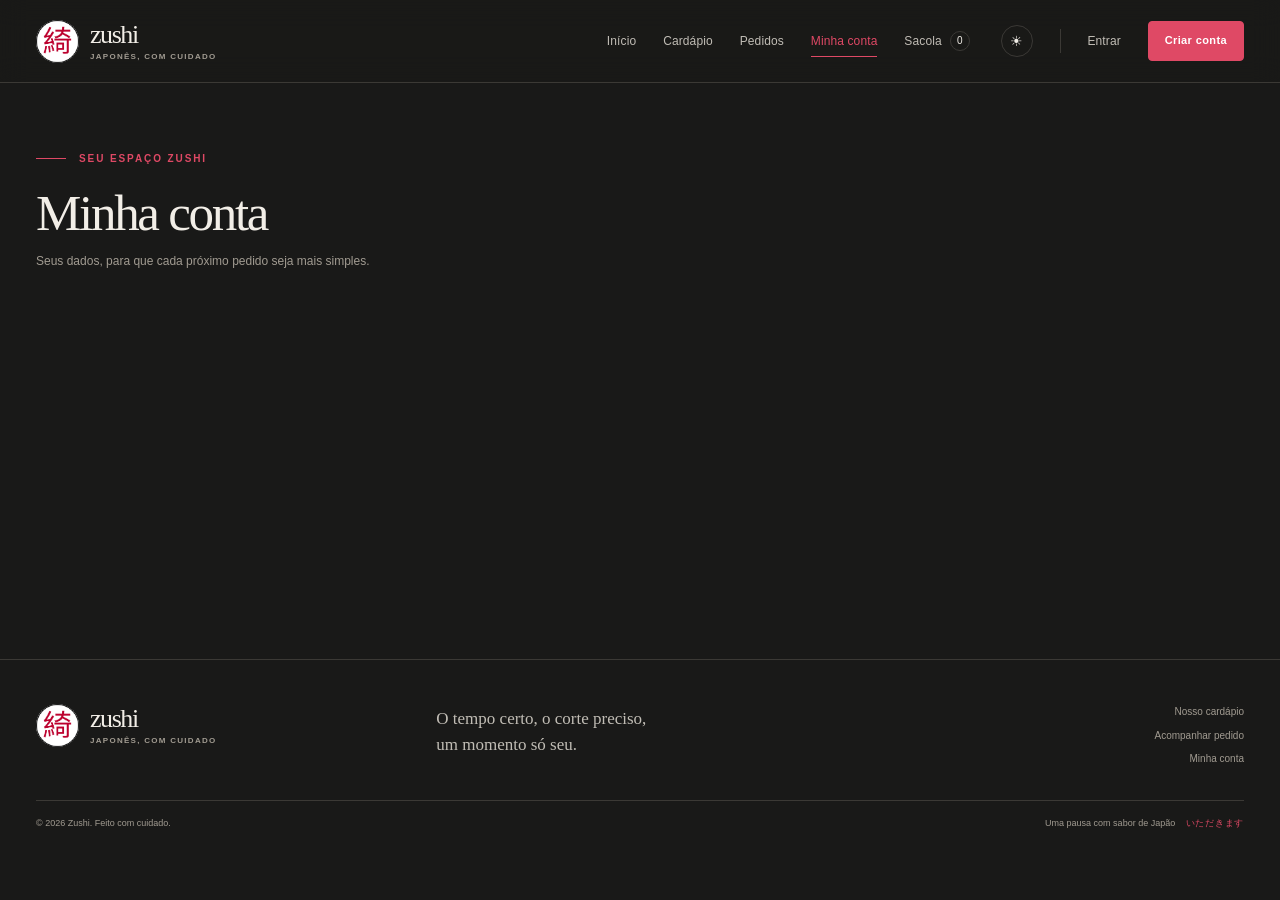
<file: perfil.html>
<!doctype html>
<html lang="pt-BR">

<head>
  <meta charset="utf-8">
  <meta name="viewport" content="width=device-width, initial-scale=1">
  <meta name="theme-color" content="#191918">
  <meta name="description" content="Acesse e atualize seus dados de perfil da Zushi.">
  <title>Minha conta | Zushi</title>
  <link rel="icon" type="image/png" href="assets/zushi-logo.png">
  <link rel="stylesheet" href="styles.css">
  <script src="app.js" defer></script>
</head>

<body data-page="perfil">
  <a class="skip-link" href="#main">Pular para o conteúdo</a>
  <header class="site-header">
    <div class="header-inner">
      <a class="brand" href="index.html" aria-label="Zushi — página inicial"><img src="assets/zushi-logo.png"
          alt="Símbolo circular vermelho da Zushi" class="brand-mark"><span
          class="brand-copy"><strong>zushi</strong><small>JAPONÊS, COM CUIDADO</small></span></a>
      <div class="header-tools"><button class="icon-button menu-toggle" type="button" data-action="toggle-menu"
          aria-label="Abrir menu" aria-expanded="false"><span aria-hidden="true">☰</span></button></div>
      <nav class="primary-nav" id="primaryNav" aria-label="Navegação principal">
        <a href="index.html" data-route="inicio">Início</a><a href="cardapio.html" data-route="cardapio">Cardápio</a><a
          href="pedidos.html" data-route="pedidos">Pedidos</a><a href="perfil.html" data-route="perfil">Minha
          conta</a><a href="carrinho.html" data-route="carrinho" class="nav-cart">Sacola <span class="cart-count"
            id="cartCount">0</span></a><button class="icon-button theme-toggle nav-theme-toggle" type="button"
          data-action="toggle-theme" aria-label="Alternar tema claro e escuro" title="Alternar tema"><span
            aria-hidden="true">?</span></button><span class="nav-divider" aria-hidden="true"></span><a
          class="nav-auth nav-login" href="login.html">Entrar</a><a class="button button-small button-red nav-signup"
          href="cadastro.html">Criar conta</a>
      </nav>
    </div>
  </header>
  <main id="main" tabindex="-1">
    <section class="page-shell page-wrap">
      <div class="page-heading">
        <div class="page-heading-copy">
          <p class="eyebrow">Seu espaço Zushi</p>
          <h1>Minha conta</h1>
          <p>Seus dados, para que cada próximo pedido seja mais simples.</p>
        </div>
      </div>
      <div id="profileGuest" hidden></div>
      <div class="profile-layout" id="profileAccount" hidden>
        <aside class="profile-aside">
          <div class="profile-avatar" id="profileAvatar" aria-hidden="true">Z</div>
          <h2 id="profileDisplayName"></h2>
          <p id="profileDisplayEmail"></p><button class="button button-plain button-small" type="button"
            data-action="logout">Sair da conta</button>
        </aside>
        <section class="profile-panel">
          <h2>Dados pessoais</h2>
          <p>Atualize seus dados de contato e endereço.</p>
          <form id="profileForm" novalidate>
            <div class="form-grid">
              <div class="form-field full"><label for="profileName">Nome completo</label><input id="profileName"
                  name="name" maxlength="45" autocomplete="name" required></div>
              <div class="form-field"><label for="profileEmail">E-mail</label><input id="profileEmail" name="email"
                  type="email" maxlength="45" autocomplete="email" required></div>
              <div class="form-field"><label for="profilePhone">Telefone</label><input id="profilePhone" name="phone"
                  type="tel" inputmode="numeric" maxlength="15" data-mask="phone" autocomplete="tel"
                  placeholder="(11) 99999-9999"></div>
              <div class="form-field"><label for="profileCity">Cidade</label><input id="profileCity" name="city"
                  maxlength="45" autocomplete="address-level2" required></div>
              <div class="form-field"><label for="profileDistrict">Bairro</label><input id="profileDistrict"
                  name="district" maxlength="45" autocomplete="address-level3"></div>
              <div class="form-field"><label for="profileAddressNumber">N&#250;mero</label><input
                  id="profileAddressNumber" name="addressNumber" maxlength="10" autocomplete="address-line2" required
                  placeholder="123"></div>
              <div class="form-field full"><label for="profileStreet">Rua</label><input id="profileStreet" name="street"
                  maxlength="60" required autocomplete="street-address" placeholder="Rua, avenida ou praça"></div>
            </div>
            <div class="form-actions"><button class="button button-red" type="submit">Salvar alterações</button>
              <p class="form-error" id="profileError" aria-live="polite"></p>
            </div>
          </form>
          <div class="form-actions"><button class="button button-plain" type="button"
              data-action="export-users">Exportar users.json</button><button class="button button-plain" type="button"
              data-action="export-orders">Exportar orders.json</button></div>
        </section>
      </div>
    </section>
  </main>
  <footer class="site-footer">
    <div class="footer-top">
      <a class="brand footer-brand" href="index.html" aria-label="Zushi — voltar ao início"><img
          src="assets/zushi-logo.png" alt="" class="brand-mark"><span
          class="brand-copy"><strong>zushi</strong><small>JAPONÊS, COM CUIDADO</small></span></a>
      <p>O tempo certo, o corte preciso,<br>um momento só seu.</p>
      <div class="footer-links"><a href="cardapio.html">Nosso cardápio</a><a href="pedidos.html">Acompanhar pedido</a><a
          href="perfil.html">Minha conta</a></div>
    </div>
    <div class="footer-bottom"><span>© <span id="currentYear"></span> Zushi. Feito com cuidado.</span><span>Uma pausa
        com sabor de Japão <span class="footer-jp" lang="ja">いただきます</span></span></div>
  </footer>
  <div class="toast-region" id="toastRegion" role="status" aria-live="polite"></div>
</body>

</html>
</file>
<file: styles.css>
:root {
  color-scheme: dark;
  --paper: #191918;
  --surface: #222220;
  --surface-soft: #2a2926;
  --ink: #f2eee7;
  --ink-soft: #c1bdb5;
  --muted: #a19b91;
  --line: #3b3935;
  --red: #df4965;
  --red-dark: #f06b80;
  --red-soft: #3b252b;
  --green: #9db59e;
  --shadow: 0 18px 50px rgba(0, 0, 0, 0.27);
  --radius: 4px;
  --sans: 'Avenir Next', Avenir, 'Segoe UI', sans-serif;
  --serif:
    'Iowan Old Style', 'Palatino Linotype', 'Book Antiqua', Georgia, serif;
  font-family: var(--sans);
  font-synthesis: none;
  text-rendering: optimizeLegibility;
}
:root[data-theme='light'] {
  color-scheme: light;
  --paper: #f8f6f0;
  --surface: #fffefa;
  --surface-soft: #f1eee7;
  --ink: #24231f;
  --ink-soft: #5f5c56;
  --muted: #89857d;
  --line: #dedbd3;
  --red: #b60e34;
  --red-dark: #910a29;
  --red-soft: #f6e7eb;
  --green: #637c69;
  --shadow: 0 18px 48px rgba(49, 42, 33, 0.08);
}
* {
  box-sizing: border-box;
}
html {
  scroll-behavior: smooth;
}
body {
  margin: 0;
  min-width: 320px;
  overflow-x: hidden;
  color: var(--ink);
  background: var(--paper);
  font-size: 15px;
  line-height: 1.55;
  transition:
    background 0.25s ease,
    color 0.25s ease;
}
button,
input,
select,
textarea {
  max-width: 100%;
  font: inherit;
}
button,
a {
  -webkit-tap-highlight-color: transparent;
}
a {
  color: inherit;
  text-decoration: none;
}
button {
  color: inherit;
}
img,
svg,
canvas,
video {
  display: block;
  max-width: 100%;
  height: auto;
}
::selection {
  color: #fff;
  background: var(--red);
}
[hidden] {
  display: none !important;
}
.skip-link {
  position: fixed;
  top: 8px;
  left: 8px;
  z-index: 200;
  padding: 9px 14px;
  transform: translateY(-150%);
  background: var(--ink);
  color: var(--paper);
}
.skip-link:focus {
  transform: translateY(0);
}
.site-header {
  position: sticky;
  z-index: 50;
  top: 0;
  background: color-mix(in srgb, var(--paper) 92%, transparent);
  border-bottom: 1px solid var(--line);
  backdrop-filter: blur(14px);
}
.header-inner {
  width: min(1240px, calc(100% - 72px));
  min-height: 82px;
  margin: auto;
  display: flex;
  align-items: center;
  justify-content: space-between;
  gap: 36px;
}
.brand {
  display: inline-flex;
  align-items: center;
  gap: 11px;
  flex: 0 0 auto;
}
.brand-mark {
  width: 43px;
  height: 43px;
  object-fit: contain;
  border-radius: 50%;
}
.brand-copy {
  display: flex;
  flex-direction: column;
  line-height: 1;
}
.brand-copy strong {
  font-family: var(--serif);
  font-size: 26px;
  font-weight: 500;
  letter-spacing: -0.055em;
}
.brand-copy small {
  margin-top: 5px;
  color: var(--muted);
  font-size: 8px;
  font-weight: 650;
  letter-spacing: 0.16em;
}
.primary-nav {
  display: flex;
  align-items: center;
  gap: clamp(13px, 2.1vw, 30px);
  color: var(--ink-soft);
  font-size: 12px;
  letter-spacing: 0.01em;
}
.primary-nav > a {
  position: relative;
  padding: 10px 0;
  white-space: nowrap;
  transition: color 0.2s ease;
}
.primary-nav > a:hover,
.primary-nav > a.active {
  color: var(--red);
}
.primary-nav > a.active::after {
  position: absolute;
  right: 0;
  bottom: 3px;
  left: 0;
  height: 1px;
  background: var(--red);
  content: '';
}
.nav-cart {
  display: flex;
  align-items: center;
  gap: 8px;
}
.cart-count {
  display: inline-grid;
  width: 20px;
  height: 20px;
  place-items: center;
  border: 1px solid var(--line);
  border-radius: 50%;
  color: var(--ink);
  font-size: 10px;
}
.nav-divider {
  height: 24px;
  border-left: 1px solid var(--line);
}
.nav-auth {
  padding: 8px 0;
  border: 0;
  background: transparent;
  color: var(--ink-soft);
  cursor: pointer;
  font-size: 12px;
}
.nav-auth:hover {
  color: var(--red);
}
.primary-nav .nav-theme-toggle {
  width: 32px;
  height: 32px;
  flex-shrink: 0;
  margin-left: 4px;
}
.primary-nav .nav-theme-toggle span {
  display: inline-block;
  font-size: 14px;
  line-height: 1;
}
.header-tools {
  display: flex;
  align-items: center;
  gap: 8px;
}
.icon-button {
  display: inline-grid;
  width: 40px;
  height: 40px;
  flex: 0 0 auto;
  place-items: center;
  border: 1px solid var(--line);
  border-radius: 50%;
  background: transparent;
  color: var(--ink);
  cursor: pointer;
  transition:
    background 0.2s ease,
    border 0.2s ease,
    transform 0.2s ease;
}
.icon-button:hover {
  border-color: var(--red);
  color: var(--red);
  transform: translateY(-1px);
}
.menu-toggle {
  display: none;
  font-size: 15px;
}
.button {
  display: inline-flex;
  min-height: 48px;
  align-items: center;
  justify-content: center;
  gap: 10px;
  padding: 0 23px;
  border: 1px solid var(--ink);
  border-radius: var(--radius);
  background: transparent;
  color: var(--ink);
  cursor: pointer;
  font-size: 12px;
  font-weight: 600;
  letter-spacing: 0.035em;
  transition:
    background 0.2s ease,
    border-color 0.2s ease,
    color 0.2s ease,
    transform 0.2s ease;
}
.button:hover {
  transform: translateY(-2px);
}
.button:disabled {
  opacity: 0.45;
  cursor: not-allowed;
  transform: none;
}
.button-red {
  border-color: var(--red);
  background: var(--red);
  color: #fff;
}
.button-red:hover {
  border-color: var(--red-dark);
  background: var(--red-dark);
}
a.button-red {
  padding-inline: 1rem;
}
a.button-red:hover {
  color:#fff;
}
.button-small {
  min-height: 38px;
  padding: 0 16px;
  font-size: 11px;
}
.nav-signup {
  min-height: 34px;
  padding: 0 18px;
}
.nav-signup:hover,
.nav-signup:focus-visible {
  transform: none;
  border-color: var(--red);
  background: var(--red);
  color: #fff;
}
.button-plain {
  border-color: var(--line);
  background: var(--surface);
}
.button-plain:hover {
  border-color: var(--ink-soft);
}
.button-text {
  min-height: auto;
  padding: 5px 0;
  border: 0;
  color: var(--red);
}
.button-text:hover {
  color: var(--red-dark);
  transform: none;
}
main {
  min-height: 64vh;
}
.page-wrap {
  width: min(1240px, calc(100% - 72px));
  margin: 0 auto;
}
.hero {
  position: relative;
  display: grid;
  min-height: 586px;
  grid-template-columns: 1.01fr 0.99fr;
  align-items: center;
  gap: clamp(30px, 6vw, 84px);
  padding: 68px 0 76px;
  overflow: hidden;
}
.hero-copy {
  position: relative;
  z-index: 1;
  max-width: 570px;
}
.eyebrow {
  display: flex;
  align-items: center;
  gap: 13px;
  margin: 0 0 20px;
  color: var(--red);
  font-size: 10px;
  font-weight: 650;
  letter-spacing: 0.19em;
  text-transform: uppercase;
}
.eyebrow::before {
  width: 30px;
  height: 1px;
  background: var(--red);
  content: '';
}
.hero h1 {
  max-width: 590px;
  margin: 0;
  font-family: var(--serif);
  font-size: clamp(48px, 6.1vw, 80px);
  font-weight: 400;
  letter-spacing: -0.06em;
  line-height: 0.99;
}
.hero h1 em {
  color: var(--red);
  font-weight: 400;
}
.hero-lede {
  max-width: 395px;
  margin: 24px 0 0;
  color: var(--ink-soft);
  font-size: 14px;
  line-height: 1.85;
}
.hero-actions {
  display: flex;
  flex-wrap: wrap;
  gap: 12px;
  margin-top: 33px;
}
.hero-note {
  display: flex;
  align-items: center;
  gap: 11px;
  margin-top: 32px;
  color: var(--muted);
  font-size: 10px;
  letter-spacing: 0.06em;
}
.hero-note::before {
  width: 24px;
  height: 1px;
  background: var(--line);
  content: '';
}
.hero-visual {
  position: relative;
  min-height: 445px;
}
.hero-photo-frame {
  position: absolute;
  top: 22px;
  right: 12px;
  width: min(100%, 510px);
  height: 425px;
  padding: 10px;
  border: 1px solid var(--line);
  background: var(--surface);
  box-shadow: var(--shadow);
  transform: rotate(1.5deg);
}
.hero-photo-frame::before {
  position: absolute;
  z-index: -1;
  inset: 18px -16px -18px 18px;
  border: 1px solid var(--red);
  content: '';
}
.hero-photo-frame img {
  width: 100%;
  height: 100%;
  object-fit: cover;
}
.hero-seal {
  position: absolute;
  z-index: 2;
  right: -12px;
  bottom: 12px;
  display: grid;
  width: 112px;
  height: 112px;
  place-items: center;
  border: 1px solid var(--red);
  border-radius: 50%;
  background: var(--paper);
  color: var(--red);
  text-align: center;
  transform: rotate(-10deg);
}
.hero-seal span {
  max-width: 75px;
  font-family: var(--serif);
  font-size: 15px;
  line-height: 1.35;
}
.hero-seal b {
  display: block;
  font-size: 9px;
  font-weight: 500;
  letter-spacing: 0.15em;
}
.hero-kana {
  position: absolute;
  top: -10px;
  right: 3px;
  color: var(--red-soft);
  font-family: var(--serif);
  font-size: 90px;
  line-height: 1;
  writing-mode: vertical-rl;
}
.hero-search {
  display: flex;
  width: min(100%, 395px);
  margin-top: 30px;
  border-bottom: 1px solid var(--line);
}
.hero-search input {
  width: 100%;
  padding: 13px 4px;
  border: 0;
  outline: 0;
  background: transparent;
  color: var(--ink);
  font-size: 12px;
}
.hero-search button {
  padding: 0 4px;
  border: 0;
  background: transparent;
  color: var(--red);
  cursor: pointer;
  font-size: 12px;
}
.intro-strip {
  border-top: 1px solid var(--line);
  border-bottom: 1px solid var(--line);
}
.strip-inner {
  display: grid;
  grid-template-columns: repeat(3, 1fr);
}
.strip-item {
  display: flex;
  align-items: center;
  gap: 17px;
  min-height: 107px;
  padding: 20px 34px;
  border-right: 1px solid var(--line);
}
.strip-item:first-child {
  padding-left: 0;
}
.strip-item:last-child {
  border: 0;
}
.strip-no {
  color: var(--red);
  font-family: var(--serif);
  font-size: 27px;
  font-style: italic;
}
.strip-item strong {
  display: block;
  font-family: var(--serif);
  font-size: 15px;
  font-weight: 500;
}
.strip-item span:last-child {
  display: block;
  margin-top: 3px;
  color: var(--muted);
  font-size: 10px;
}
.section {
  padding: 98px 0;
}
.section-compact {
  padding: 72px 0;
}
.section-heading {
  display: flex;
  align-items: flex-end;
  justify-content: space-between;
  gap: 20px;
  margin-bottom: 35px;
}
.section-heading h2,
.page-heading h1 {
  margin: 0;
  font-family: var(--serif);
  font-size: clamp(34px, 4.5vw, 51px);
  font-weight: 400;
  letter-spacing: -0.045em;
  line-height: 1.05;
}
.section-heading p:not(.eyebrow) {
  margin: 8px 0 0;
  color: var(--muted);
  font-size: 12px;
}
.text-link {
  display: inline-flex;
  align-items: center;
  gap: 12px;
  color: var(--red);
  font-size: 11px;
  font-weight: 600;
  white-space: nowrap;
}
.text-link::after {
  content: '↗';
  font-size: 15px;
}
.product-grid {
  display: grid;
  grid-template-columns: repeat(4, minmax(0, 1fr));
  gap: 22px;
}
.product-card {
  min-width: 0;
  border-bottom: 1px solid var(--line);
  padding-bottom: 17px;
}
.product-photo {
  position: relative;
  height: 215px;
  overflow: hidden;
  background: var(--surface-soft);
}
.product-photo img {
  width: 100%;
  height: 100%;
  object-fit: cover;
  transition: transform 0.45s ease;
}
.product-card:hover .product-photo img {
  transform: scale(1.045);
}
.product-tag {
  position: absolute;
  top: 12px;
  left: 12px;
  padding: 5px 8px;
  background: var(--surface);
  color: var(--ink-soft);
  font-size: 8px;
  letter-spacing: 0.1em;
  text-transform: uppercase;
}
.product-info {
  padding: 16px 1px 0;
}
.product-topline {
  display: flex;
  align-items: baseline;
  justify-content: space-between;
  gap: 10px;
}
.product-topline h3 {
  margin: 0;
  font-family: var(--serif);
  font-size: 18px;
  font-weight: 500;
}
.product-price {
  color: var(--ink);
  font-size: 12px;
  font-weight: 600;
  white-space: nowrap;
}
.product-description {
  min-height: 40px;
  margin: 7px 0 13px;
  color: var(--muted);
  font-size: 10px;
  line-height: 1.7;
}
.product-actions {
  display: flex;
  align-items: center;
  justify-content: space-between;
}
.product-meta {
  color: var(--muted);
  font-size: 9px;
}
.add-button {
  width: 34px;
  height: 34px;
  border: 1px solid var(--line);
  border-radius: 50%;
  background: transparent;
  color: var(--red);
  cursor: pointer;
  font-size: 18px;
  line-height: 1;
  transition: 0.2s ease;
}
.add-button:hover {
  border-color: var(--red);
  background: var(--red);
  color: #fff;
}
.philosophy {
  display: grid;
  grid-template-columns: 0.85fr 1.15fr;
  align-items: center;
  gap: 65px;
  padding: 58px 7%;
  background: var(--surface-soft);
}
.philosophy-mark {
  position: relative;
  display: grid;
  min-height: 270px;
  place-items: center;
  overflow: hidden;
}
.philosophy-mark::before,
.philosophy-mark::after {
  position: absolute;
  width: 220px;
  height: 220px;
  border: 1px solid var(--line);
  border-radius: 50%;
  content: '';
}
.philosophy-mark::after {
  width: 174px;
  height: 174px;
  border-color: var(--red);
}
.philosophy-mark img {
  position: relative;
  z-index: 1;
  width: 107px;
  height: 107px;
  border-radius: 50%;
}
.philosophy-copy h2 {
  margin: 0;
  font-family: var(--serif);
  font-size: clamp(32px, 4vw, 46px);
  font-weight: 400;
  letter-spacing: -0.04em;
  line-height: 1.08;
}
.philosophy-copy p:not(.eyebrow) {
  max-width: 510px;
  margin: 17px 0 22px;
  color: var(--ink-soft);
  font-size: 12px;
  line-height: 1.85;
}
.page-shell {
  min-height: 62vh;
  padding: 68px 0 100px;
}
.page-heading {
  display: flex;
  align-items: flex-end;
  justify-content: space-between;
  gap: 22px;
  margin-bottom: 34px;
}
.page-heading-copy {
  max-width: 600px;
}
.page-heading-copy > p:last-child {
  margin: 12px 0 0;
  color: var(--muted);
  font-size: 12px;
}
.heading-count {
  color: var(--muted);
  font-size: 11px;
}
.catalog-toolbar {
  display: flex;
  align-items: center;
  justify-content: space-between;
  gap: 24px;
  margin-bottom: 28px;
  padding: 14px 0;
  border-top: 1px solid var(--line);
  border-bottom: 1px solid var(--line);
}
.search-field {
  display: flex;
  width: min(330px, 100%);
  align-items: center;
  gap: 9px;
  padding: 10px 0;
  border-bottom: 1px solid var(--line);
  color: var(--muted);
}
.search-field input {
  width: 100%;
  border: 0;
  outline: 0;
  background: transparent;
  color: var(--ink);
  font-size: 11px;
}
.search-icon {
  color: var(--red);
  font-size: 17px;
}
.category-list {
  display: flex;
  flex-wrap: wrap;
  gap: 8px;
}
.category-button {
  padding: 8px 13px;
  border: 1px solid var(--line);
  border-radius: 999px;
  background: transparent;
  color: var(--ink-soft);
  cursor: pointer;
  font-size: 10px;
  transition: 0.2s ease;
}
.category-button:hover,
.category-button.active {
  border-color: var(--ink);
  background: var(--ink);
  color: var(--paper);
}
.no-results {
  grid-column: 1/-1;
  padding: 60px 20px;
  border: 1px dashed var(--line);
  color: var(--muted);
  text-align: center;
  font-size: 12px;
}
.empty-state {
  display: grid;
  min-height: 330px;
  place-items: center;
  padding: 48px 24px;
  border: 1px solid var(--line);
  background: var(--surface);
  text-align: center;
}
.empty-mark {
  display: grid;
  width: 64px;
  height: 64px;
  margin: 0 auto 19px;
  place-items: center;
  border: 1px solid var(--red);
  border-radius: 50%;
  color: var(--red);
  font-family: var(--serif);
  font-size: 23px;
}
.empty-state h2 {
  margin: 0;
  font-family: var(--serif);
  font-size: 27px;
  font-weight: 400;
}
.empty-state p {
  max-width: 360px;
  margin: 8px 0 22px;
  color: var(--muted);
  font-size: 11px;
}
.cart-layout {
  display: grid;
  grid-template-columns: minmax(0, 1.45fr) minmax(270px, 0.7fr);
  align-items: start;
  gap: 48px;
}
.cart-list {
  border-top: 1px solid var(--line);
}
.cart-row {
  display: grid;
  grid-template-columns: 96px 1fr auto;
  align-items: center;
  gap: 18px;
  padding: 18px 0;
  border-bottom: 1px solid var(--line);
}
.cart-thumb {
  width: 96px;
  height: 82px;
  object-fit: cover;
  background: var(--surface-soft);
}
.cart-title {
  margin: 0;
  font-family: var(--serif);
  font-size: 17px;
  font-weight: 500;
}
.cart-caption {
  margin: 3px 0 0;
  color: var(--muted);
  font-size: 10px;
}
.quantity-control {
  display: inline-flex;
  align-items: center;
  gap: 12px;
  margin-top: 10px;
  padding: 4px 8px;
  border: 1px solid var(--line);
}
.quantity-control button {
  width: 20px;
  height: 20px;
  border: 0;
  background: transparent;
  color: var(--red);
  cursor: pointer;
}
.quantity-control span {
  min-width: 14px;
  text-align: center;
  font-size: 10px;
}
.cart-row-end {
  display: flex;
  align-items: flex-end;
  flex-direction: column;
  gap: 13px;
}
.cart-row-price {
  font-size: 12px;
  font-weight: 600;
}
.remove-button {
  padding: 3px 0;
  border: 0;
  background: transparent;
  color: var(--muted);
  cursor: pointer;
  font-size: 9px;
}
.remove-button:hover {
  color: var(--red);
}
.order-summary {
  position: sticky;
  top: 108px;
  padding: 25px;
  border: 1px solid var(--line);
  background: var(--surface);
}
.order-summary h2 {
  margin: 0 0 18px;
  font-family: var(--serif);
  font-size: 24px;
  font-weight: 400;
}
.summary-line {
  display: flex;
  justify-content: space-between;
  gap: 15px;
  margin: 12px 0;
  color: var(--ink-soft);
  font-size: 11px;
}
.summary-line.total {
  margin-top: 18px;
  padding-top: 17px;
  border-top: 1px solid var(--line);
  color: var(--ink);
  font-size: 13px;
  font-weight: 650;
}
.summary-note {
  margin: 14px 0 18px;
  color: var(--muted);
  font-size: 9px;
  line-height: 1.6;
}
.order-summary .button {
  width: 100%;
}
.demo-note {
  margin: 12px 0 0;
  color: var(--muted);
  font-size: 9px;
  text-align: center;
}
.order-list {
  display: grid;
  gap: 13px;
}
.order-card {
  padding: 21px 24px;
  border: 1px solid var(--line);
  background: var(--surface);
}
.order-head {
  display: flex;
  justify-content: space-between;
  gap: 15px;
}
.order-number {
  color: var(--muted);
  font-size: 9px;
  letter-spacing: 0.08em;
  text-transform: uppercase;
}
.order-date {
  margin-top: 4px;
  font-family: var(--serif);
  font-size: 17px;
}
.order-status {
  align-self: flex-start;
  padding: 5px 9px;
  border: 1px solid var(--line);
  color: var(--green);
  font-size: 9px;
}
.order-items {
  margin: 15px 0;
  padding-top: 13px;
  border-top: 1px solid var(--line);
  color: var(--ink-soft);
  font-size: 10px;
}
.order-foot {
  display: flex;
  justify-content: space-between;
  gap: 15px;
  color: var(--muted);
  font-size: 10px;
}
.profile-layout {
  display: grid;
  grid-template-columns: 245px minmax(0, 1fr);
  gap: 38px;
}
.profile-aside {
  padding: 23px;
  border: 1px solid var(--line);
  background: var(--surface);
}
.profile-avatar {
  display: grid;
  width: 63px;
  height: 63px;
  margin-bottom: 15px;
  place-items: center;
  border-radius: 50%;
  background: var(--red-soft);
  color: var(--red);
  font-family: var(--serif);
  font-size: 24px;
}
.profile-aside h2 {
  margin: 0;
  font-family: var(--serif);
  font-size: 20px;
  font-weight: 500;
}
.profile-aside p {
  margin: 3px 0 17px;
  overflow-wrap: anywhere;
  color: var(--muted);
  font-size: 10px;
}
.profile-aside .button {
  width: 100%;
}
.profile-panel {
  padding: 27px 30px;
  border: 1px solid var(--line);
  background: var(--surface);
}
.profile-panel h2 {
  margin: 0 0 5px;
  font-family: var(--serif);
  font-size: 25px;
  font-weight: 400;
}
.profile-panel > p {
  margin: 0 0 22px;
  color: var(--muted);
  font-size: 10px;
}
.form-grid {
  display: grid;
  grid-template-columns: repeat(2, minmax(0, 1fr));
  gap: 17px 19px;
}
.form-field {
  display: flex;
  min-width: 0;
  flex-direction: column;
  gap: 7px;
}
.form-field.full {
  grid-column: 1/-1;
}
.form-field label {
  color: var(--ink-soft);
  font-size: 10px;
  font-weight: 600;
}
.form-field input,
.form-field textarea,
.form-field select {
  width: 100%;
  min-height: 43px;
  padding: 10px 12px;
  border: 1px solid var(--line);
  border-radius: 2px;
  outline: 0;
  background: var(--paper);
  color: var(--ink);
  font-size: 11px;
  transition: border-color 0.2s ease;
}
.form-field input:focus,
.form-field textarea:focus {
  border-color: var(--red);
}
.form-field input::placeholder,
.form-field textarea::placeholder {
  color: var(--muted);
}
.form-hint {
  color: var(--muted);
  font-size: 9px;
}
.form-actions {
  display: flex;
  flex-wrap: wrap;
  align-items: center;
  gap: 12px;
  margin-top: 21px;
}
.form-error {
  margin: 0;
  color: var(--red);
  font-size: 10px;
}
.empty-actions {
  justify-content: center;
}
.auth-page .page-heading {
  margin-bottom: 24px;
}
.auth-page-card {
  width: min(100%, 640px);
  margin: 0 auto;
  padding: clamp(22px, 4vw, 36px);
  border: 1px solid var(--line);
  background: var(--surface);
  box-shadow: var(--shadow);
}
.auth-kicker {
  margin: 0 0 9px;
  color: var(--red);
  font-size: 9px;
  letter-spacing: 0.17em;
  text-transform: uppercase;
}
.auth-title {
  margin: 0;
  font-family: var(--serif);
  font-size: 34px;
  font-weight: 400;
  letter-spacing: -0.04em;
}
.auth-subtitle {
  margin: 8px 0 22px;
  color: var(--muted);
  font-size: 10px;
}
.auth-form .form-grid {
  gap: 13px;
}
.auth-form .form-field input {
  min-height: 41px;
}
.auth-switch {
  margin: 17px 0 0;
  color: var(--muted);
  font-size: 10px;
  text-align: center;
}
.auth-switch button {
  padding: 0;
  border: 0;
  background: transparent;
  color: var(--red);
  cursor: pointer;
  font-weight: 600;
}
.auth-switch a {
  color: var(--red);
  font-weight: 600;
}

.site-footer {
  padding: 44px max(36px, calc((100% - 1240px) / 2)) 20px;
  border-top: 1px solid var(--line);
}
.footer-top {
  display: grid;
  grid-template-columns: 1fr 1.1fr 1fr;
  align-items: start;
  gap: 30px;
  padding-bottom: 33px;
}
.footer-top > p {
  margin: 2px 0 0;
  color: var(--ink-soft);
  font-family: var(--serif);
  font-size: 17px;
  line-height: 1.5;
}
.footer-links {
  display: flex;
  align-items: flex-end;
  flex-direction: column;
  gap: 8px;
  color: var(--muted);
  font-size: 10px;
}
.footer-links a:hover {
  color: var(--red);
}
.footer-bottom {
  display: flex;
  justify-content: space-between;
  gap: 18px;
  padding-top: 16px;
  border-top: 1px solid var(--line);
  color: var(--muted);
  font-size: 9px;
}
.footer-jp {
  margin-left: 8px;
  color: var(--red);
  letter-spacing: 0.08em;
}
.toast-region {
  position: fixed;
  z-index: 150;
  right: 24px;
  bottom: 24px;
  display: grid;
  gap: 8px;
  pointer-events: none;
}
.toast {
  max-width: min(370px, calc(100vw - 48px));
  padding: 13px 18px;
  border: 1px solid var(--line);
  border-left: 3px solid var(--red);
  background: var(--surface);
  box-shadow: var(--shadow);
  color: var(--ink);
  font-size: 11px;
  animation: toastIn 0.25s ease both;
}
.toast.out {
  animation: toastOut 0.2s ease both;
}
@keyframes toastIn {
  from {
    opacity: 0;
    transform: translateY(8px);
  }
  to {
    opacity: 1;
    transform: translateY(0);
  }
}
@keyframes toastOut {
  to {
    opacity: 0;
    transform: translateY(5px);
  }
}
@media (max-width: 1000px) {
  .header-inner,
  .page-wrap {
    width: min(100% - 48px, 780px);
  }
  .header-inner {
    position: relative;
    min-height: 72px;
    gap: 20px;
  }
  .header-tools {
    display: flex;
    order: 2;
  }
  .menu-toggle {
    display: inline-grid;
  }
  .primary-nav {
    position: absolute;
    top: calc(100% + 1px);
    right: 0;
    left: 0;
    display: none;
    align-items: stretch;
    flex-direction: column;
    gap: 0;
    width: 100%;
    padding: 10px 24px 20px;
    border-bottom: 1px solid var(--line);
    background: var(--paper);
    box-shadow: var(--shadow);
  }
  .primary-nav.open {
    display: flex;
  }
  .primary-nav > a {
    padding: 12px 0;
    border-bottom: 1px solid var(--line);
  }
  .primary-nav > a.active::after {
    display: none;
  }
  .nav-divider {
    display: none;
  }
  .nav-auth {
    padding: 12px 0;
    text-align: left;
  }
  .nav-signup {
    width: max-content;
    margin-top: 6px;
    white-space: nowrap;
  }
  .hero {
    min-height: 520px;
    gap: 30px;
  }
  .hero-photo-frame {
    right: 5px;
    height: 370px;
  }
  .hero-visual {
    min-height: 400px;
  }
  .product-grid {
    grid-template-columns: repeat(2, minmax(0, 1fr));
  }
  .product-photo {
    height: clamp(190px, 30vw, 270px);
  }
}
@media (max-width: 650px) {
  body {
    font-size: 14px;
  }
  .header-inner,
  .page-wrap {
    width: calc(100% - 36px);
  }
  .header-inner {
    position: relative;
    min-height: 68px;
  }
  .brand-mark {
    width: 38px;
    height: 38px;
  }
  .brand-copy strong {
    font-size: 23px;
  }
  .brand-copy small {
    font-size: 7px;
  }
  .icon-button {
    width: 37px;
    height: 37px;
  }
  .primary-nav {
    padding-right: 18px;
    padding-left: 18px;
  }
  .hero-actions {
    flex-direction: column;
    align-items: stretch;
  }
  .hero-actions .button {
    width: 100%;
  }
  .hero {
    display: flex;
    min-height: auto;
    flex-direction: column;
    align-items: stretch;
    gap: 38px;
    padding: 55px 0 52px;
  }
  .hero h1 {
    max-width: 480px;
    font-size: clamp(48px, 13vw, 67px);
  }
  .hero-lede {
    max-width: 360px;
    font-size: 12px;
  }
  .hero-actions {
    margin-top: 25px;
  }
  .hero-actions .button {
    min-height: 44px;
    padding: 0 15px;
    font-size: 10px;
  }
  .hero-search {
    margin-top: 22px;
  }
  .hero-visual {
    min-height: 300px;
    margin: 0 4px 10px;
  }
  .hero-photo-frame {
    top: 3px;
    right: 12px;
    width: calc(100% - 25px);
    height: 285px;
  }
  .hero-kana {
    top: -10px;
    right: 0;
    font-size: 60px;
  }
  .hero-seal {
    right: -3px;
    bottom: 0;
    width: 88px;
    height: 88px;
  }
  .hero-seal span {
    font-size: 12px;
  }
  .hero-seal b {
    font-size: 7px;
  }
  .strip-inner {
    grid-template-columns: 1fr;
  }
  .strip-item,
  .strip-item:first-child {
    min-height: 72px;
    padding: 12px 0;
    border-right: 0;
    border-bottom: 1px solid var(--line);
  }
  .strip-item:last-child {
    border-bottom: 0;
  }
  .strip-no {
    width: 34px;
    font-size: 22px;
  }
  .section {
    padding: 67px 0;
  }
  .section-compact {
    padding: 54px 0;
  }
  .section-heading {
    align-items: flex-start;
    flex-direction: column;
    margin-bottom: 25px;
  }
  .section-heading .text-link {
    margin-top: -6px;
  }
  .product-grid {
    gap: 22px 13px;
  }
  .footer-top {
    grid-template-columns: 1fr;
  }
  .footer-top > p {
    justify-self: start;
  }
  .product-photo {
    height: clamp(145px, 44vw, 210px);
  }
  .product-tag {
    top: 8px;
    left: 8px;
    font-size: 7px;
  }
  .product-info {
    padding-top: 12px;
  }
  .product-topline {
    align-items: flex-start;
    flex-direction: column;
    gap: 4px;
  }
  .product-topline h3 {
    font-size: 16px;
  }
  .product-description {
    min-height: 49px;
    font-size: 9px;
  }
  .product-meta {
    max-width: 70%;
    font-size: 8px;
  }
  .add-button {
    width: 32px;
    height: 32px;
  }
  .philosophy {
    grid-template-columns: 1fr;
    gap: 14px;
    padding: 30px 23px 35px;
  }
  .philosophy-mark {
    min-height: 190px;
  }
  .philosophy-mark::before {
    width: 170px;
    height: 170px;
  }
  .philosophy-mark::after {
    width: 132px;
    height: 132px;
  }
  .philosophy-mark img {
    width: 82px;
    height: 82px;
  }
  .page-shell {
    padding: 48px 0 70px;
  }
  .page-heading {
    align-items: flex-start;
    flex-direction: column;
    margin-bottom: 26px;
  }
  .page-heading h1 {
    font-size: 40px;
  }
  .heading-count {
    margin-top: -12px;
  }
  .catalog-toolbar {
    align-items: stretch;
    flex-direction: column;
    gap: 16px;
  }
  .search-field {
    width: 100%;
  }
  .category-list {
    gap: 7px;
  }
  .category-button {
    padding: 7px 10px;
    font-size: 9px;
  }
  .cart-layout {
    grid-template-columns: 1fr;
    gap: 25px;
  }
  .order-summary {
    position: static;
    padding: 20px;
  }
  .cart-row {
    grid-template-columns: 72px 1fr auto;
    gap: 11px;
    padding: 14px 0;
  }
  .cart-thumb {
    width: 72px;
    height: 70px;
  }
  .cart-title {
    font-size: 15px;
  }
  .cart-caption {
    font-size: 9px;
  }
  .cart-row-price {
    font-size: 10px;
  }
  .quantity-control {
    gap: 8px;
    margin-top: 7px;
  }
  .profile-layout {
    grid-template-columns: 1fr;
    gap: 16px;
  }
  .profile-aside {
    display: grid;
    grid-template-columns: 50px 1fr auto;
    align-items: center;
    gap: 0 12px;
    padding: 15px;
  }
  .profile-avatar {
    width: 48px;
    height: 48px;
    grid-row: span 2;
    margin: 0;
    font-size: 19px;
  }
  .profile-aside h2 {
    font-size: 16px;
  }
  .profile-aside p {
    max-width: 100%;
    margin: 1px 0 0;
  }
  .profile-aside .button {
    grid-column: 3;
    grid-row: 1 / span 2;
    min-height: 36px;
    padding: 0 10px;
    font-size: 9px;
  }
  .profile-panel {
    padding: 22px 18px;
  }
  .form-grid {
    grid-template-columns: 1fr;
    gap: 13px;
  }
  .form-field.full {
    grid-column: auto;
  }
  .order-card {
    padding: 18px;
  }
  .site-footer {
    padding: 33px 18px 17px;
  }
  .footer-top {
    grid-template-columns: 1fr 1fr;
    gap: 19px;
    padding-bottom: 24px;
  }
  .footer-top > p {
    justify-self: end;
    font-size: 14px;
  }
  .footer-links {
    grid-column: 1 / -1;
    align-items: flex-start;
    flex-direction: row;
    flex-wrap: wrap;
    gap: 10px 20px;
  }
  .footer-bottom {
    flex-direction: column;
    gap: 7px;
  }
  .auth-title {
    font-size: 30px;
  }
  .toast-region {
    right: 12px;
    bottom: 12px;
  }
}
@media (prefers-reduced-motion: reduce) {
  *,
  *::before,
  *::after {
    scroll-behavior: auto !important;
    animation-duration: 0.01ms !important;
    animation-iteration-count: 1 !important;
    transition-duration: 0.01ms !important;
  }
}
</file>
